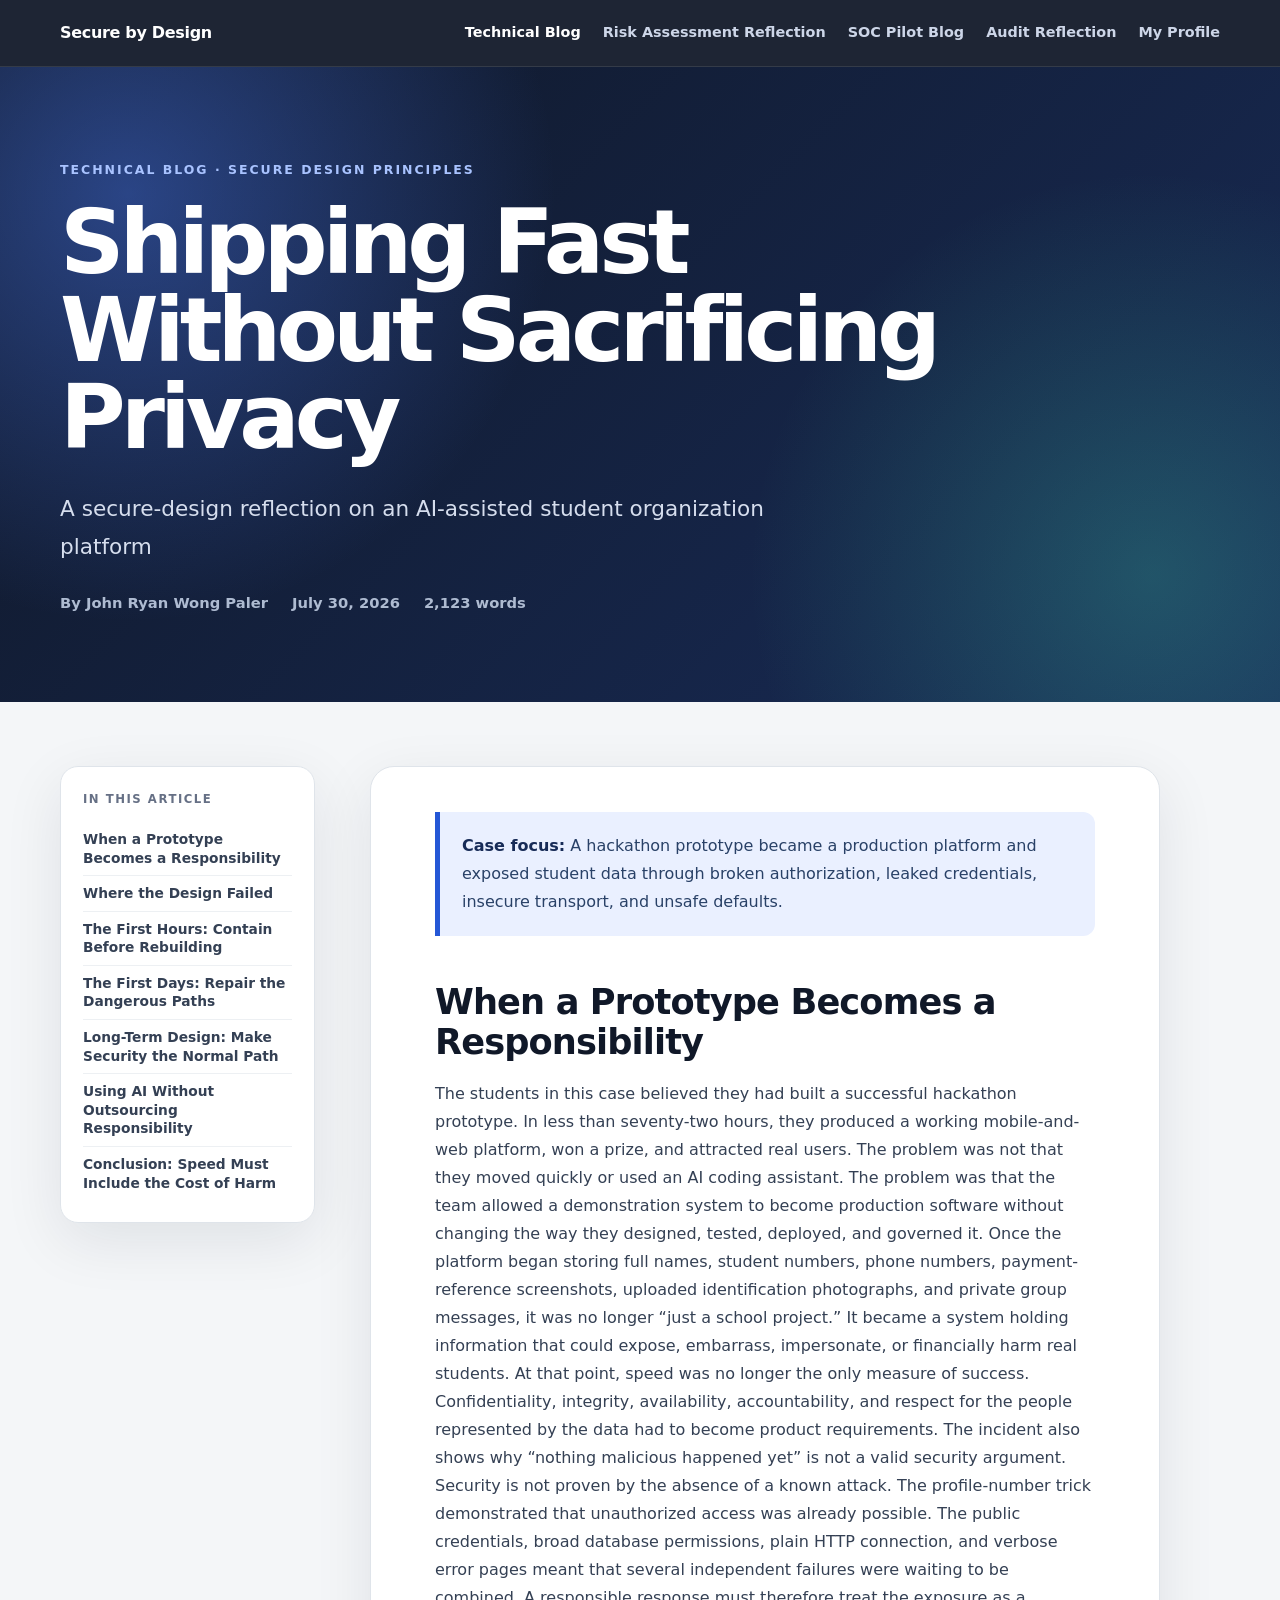
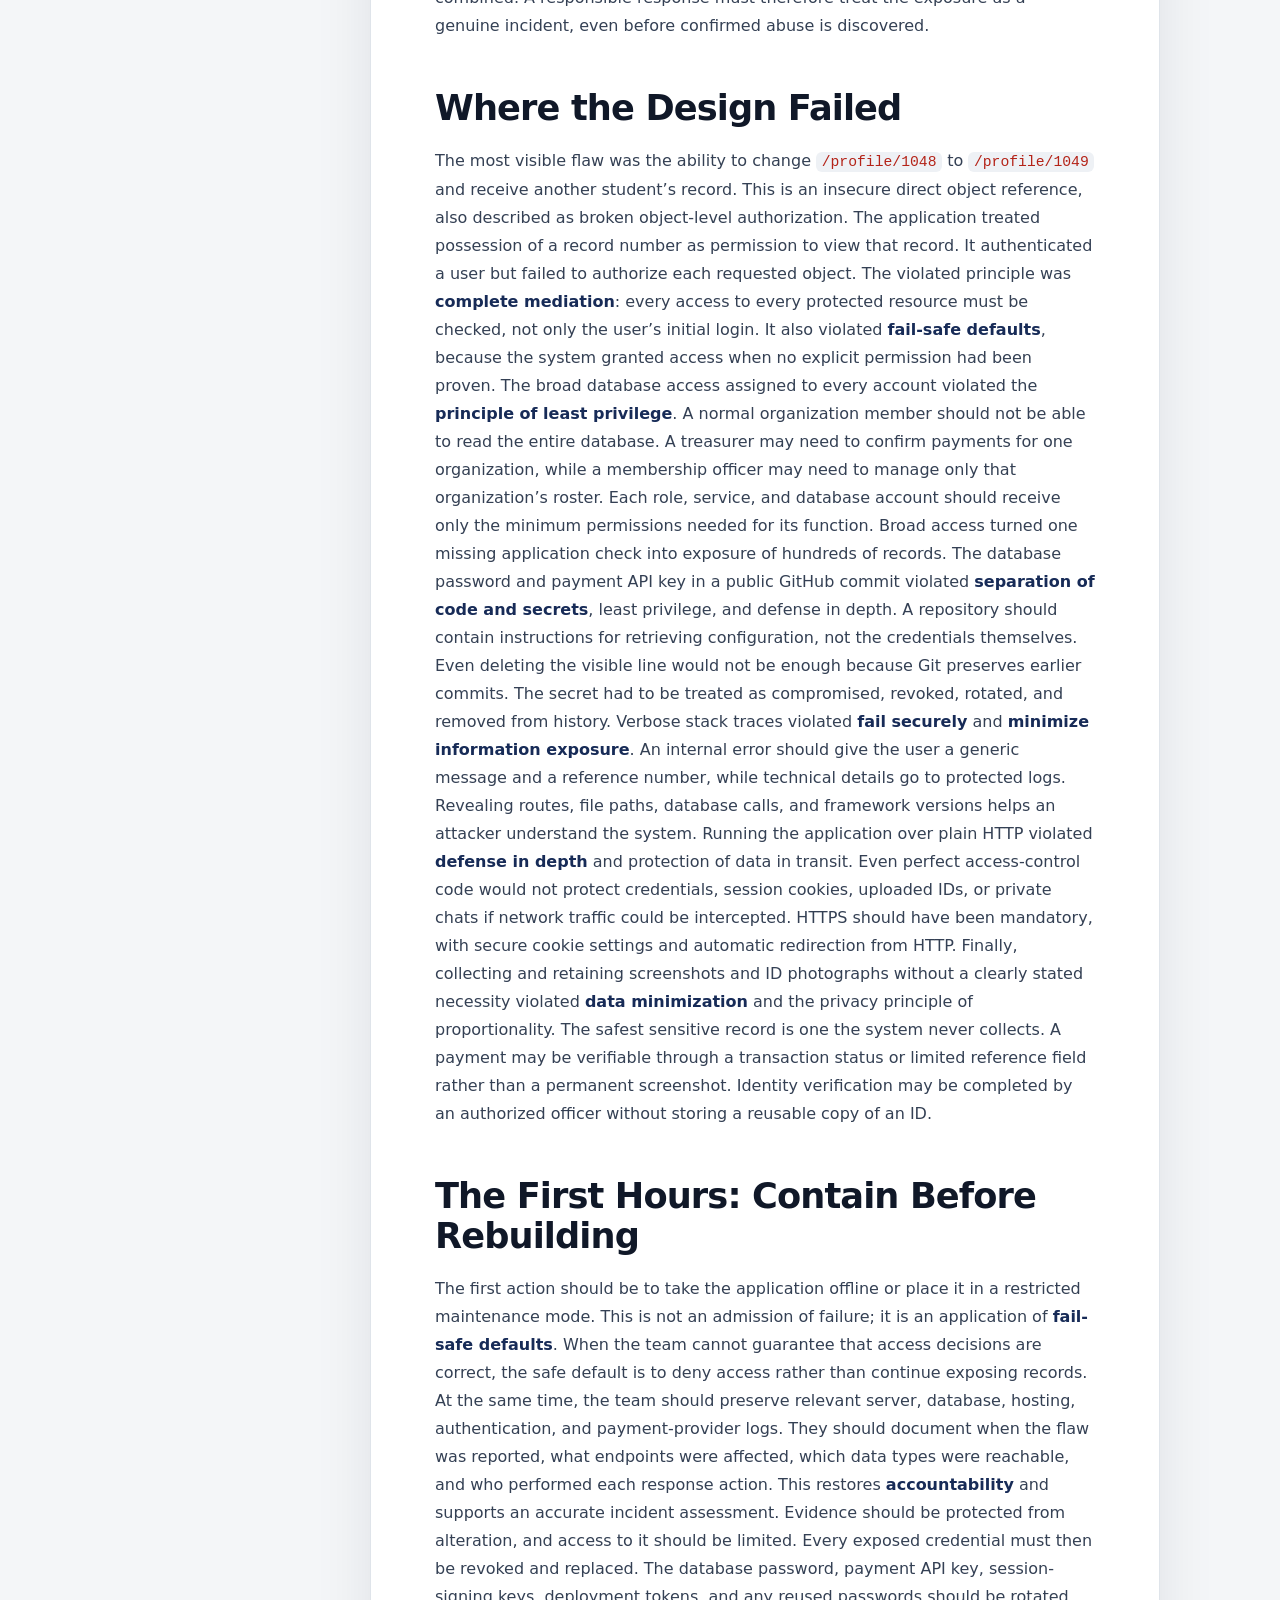
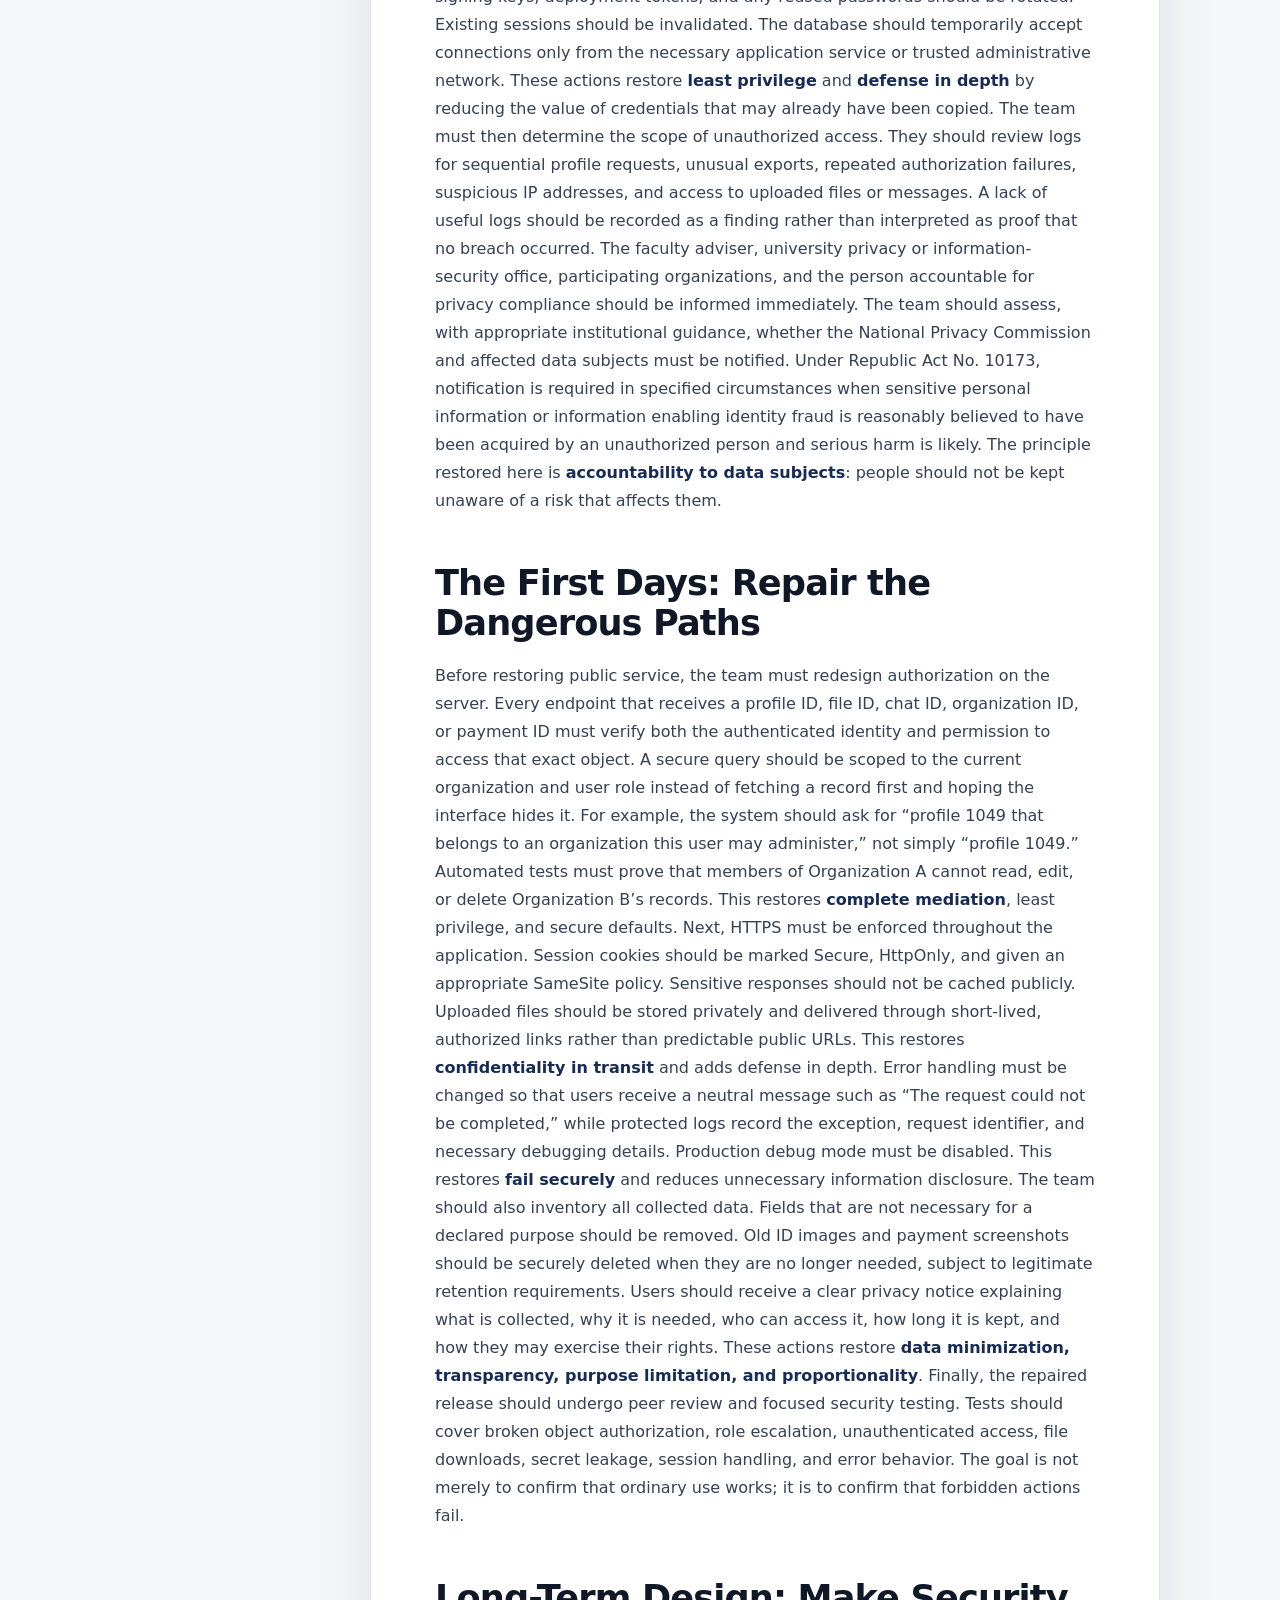
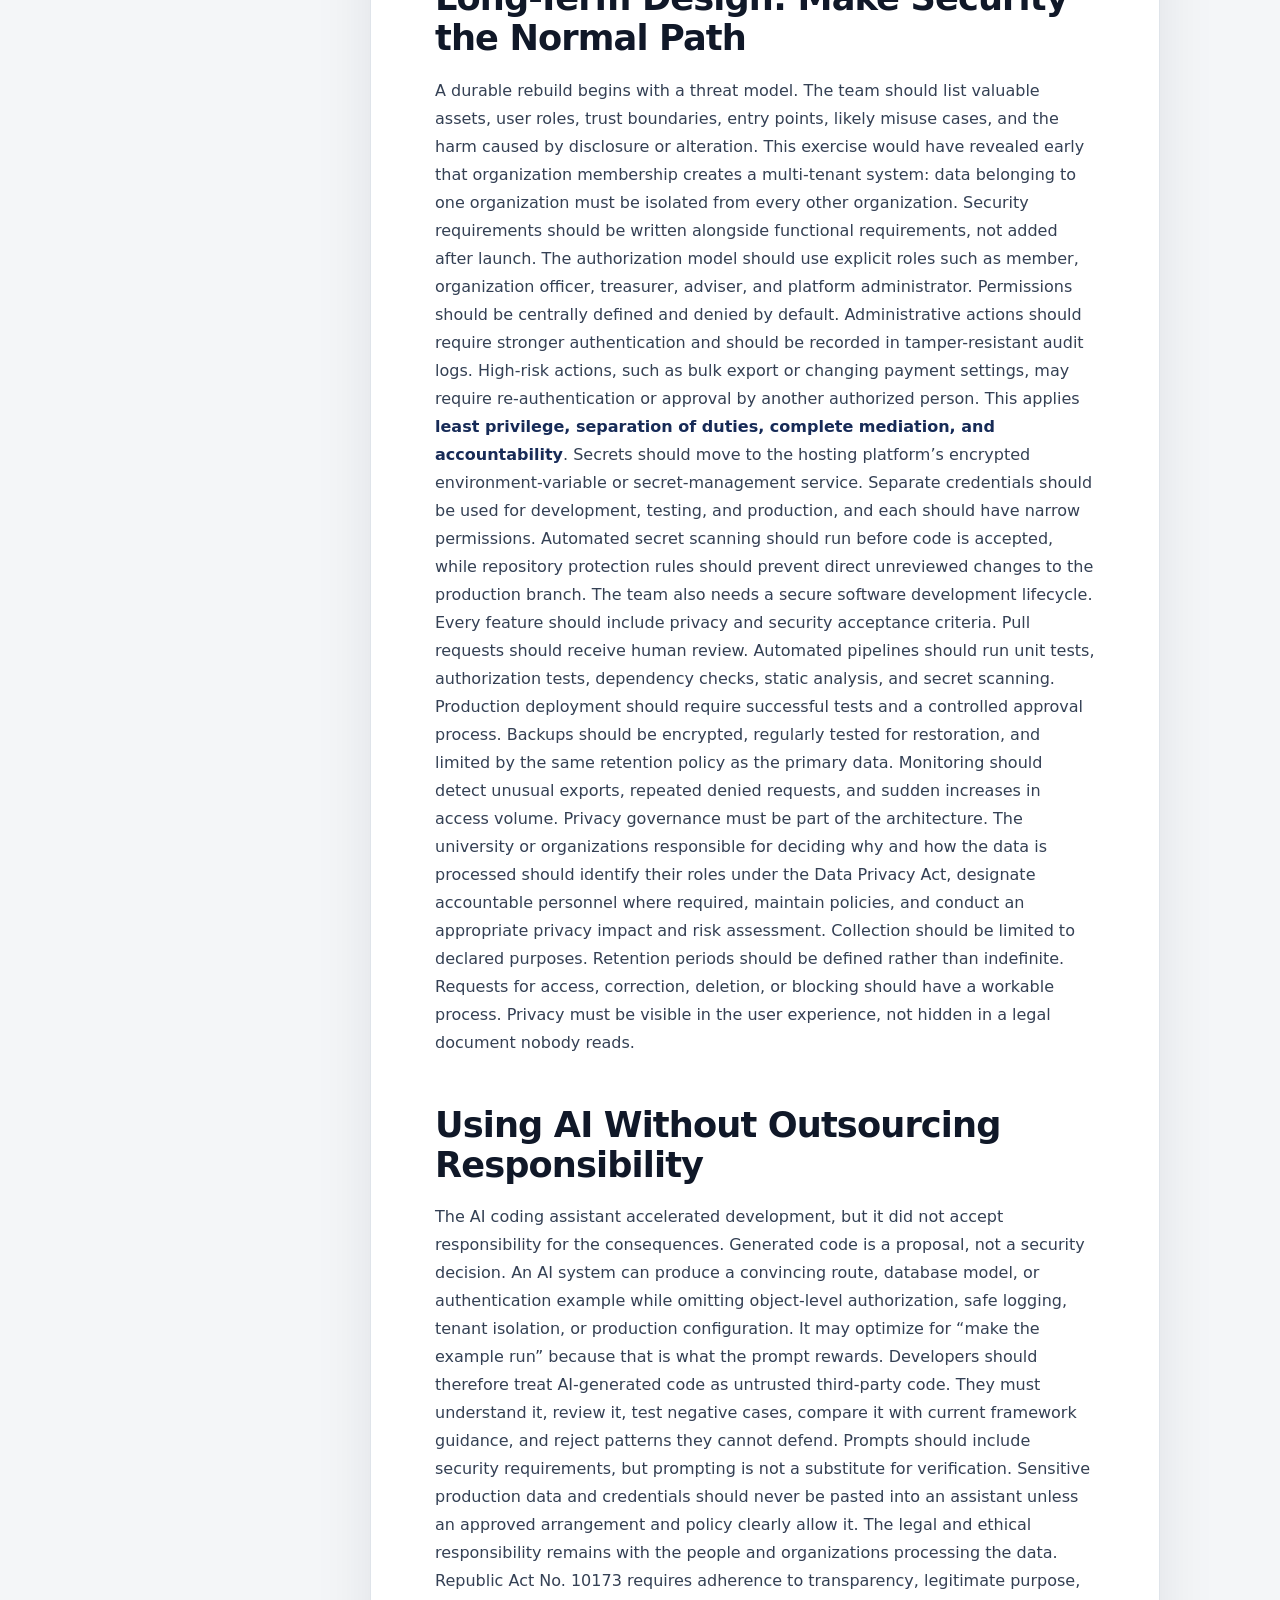
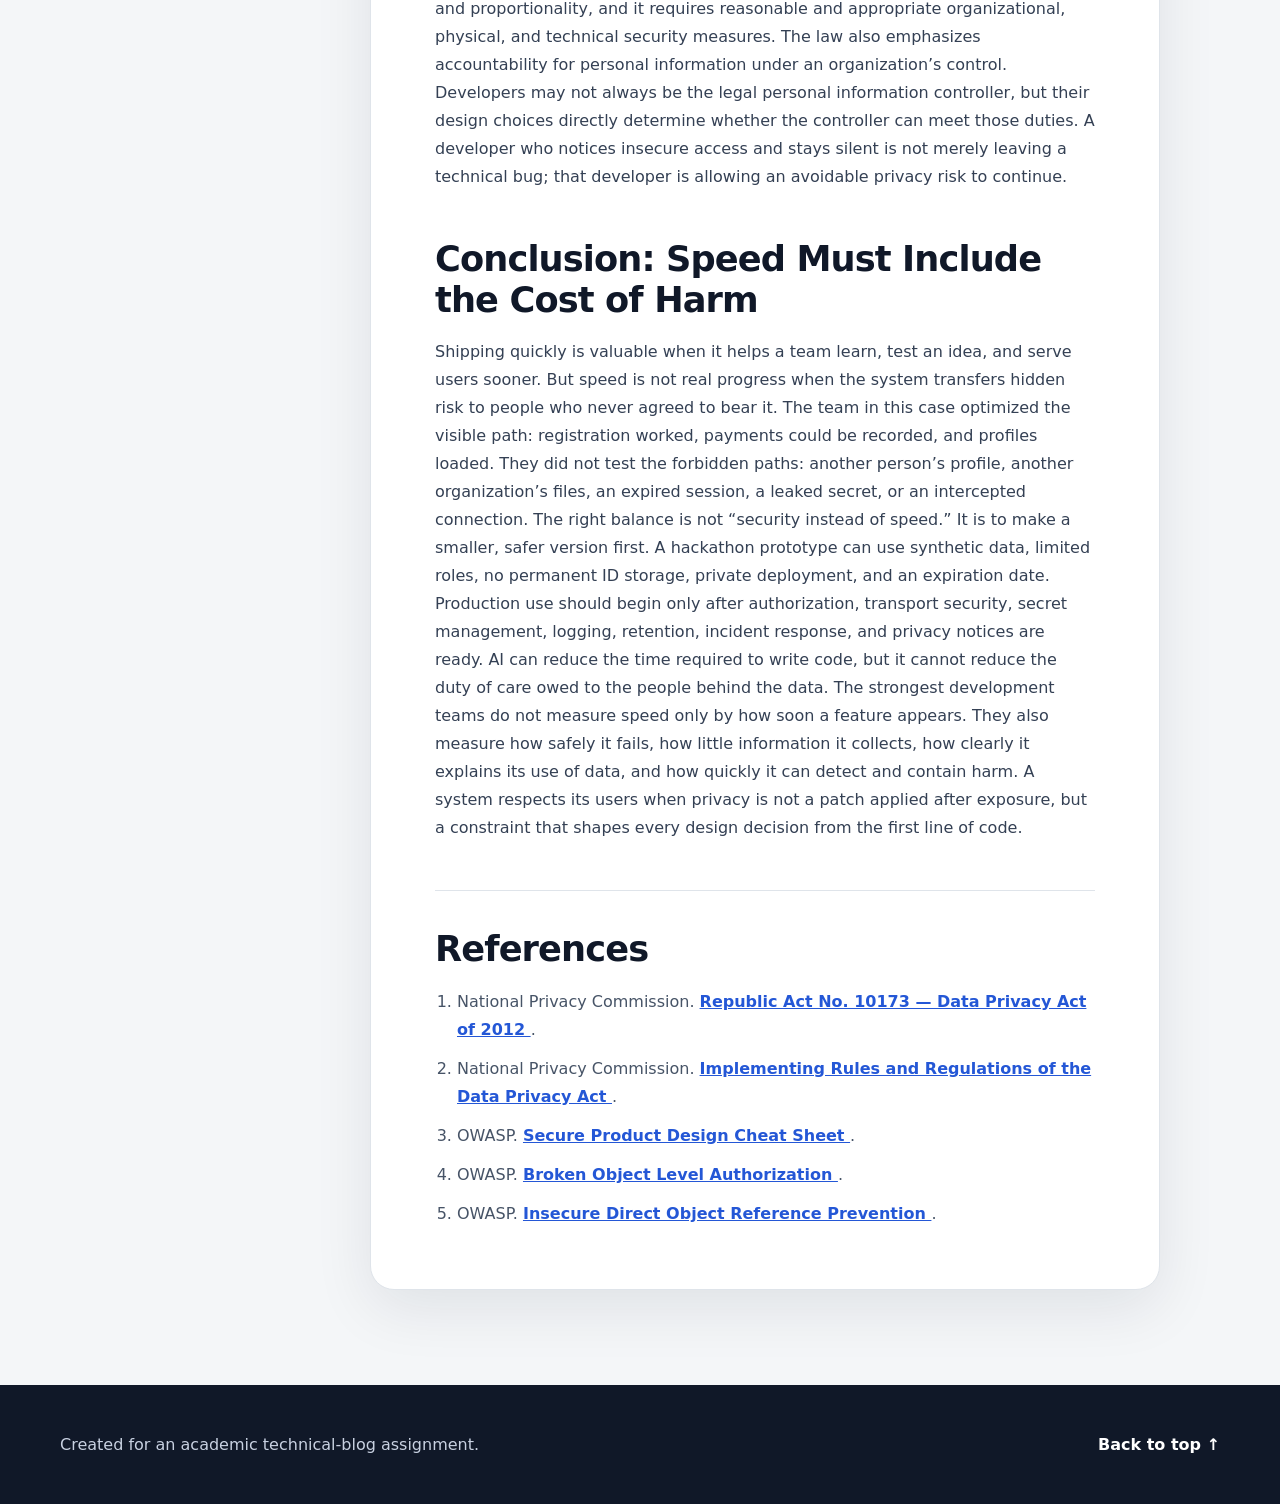
<file: index.html>
<!DOCTYPE html>
<html lang="en">
<head>
  <meta charset="UTF-8">
  <meta name="viewport" content="width=device-width, initial-scale=1.0">
  <meta name="description" content="A technical reflection on rebuilding an insecure student organization platform using secure design principles and the Philippine Data Privacy Act.">
  <title>Shipping Fast Without Sacrificing Privacy</title>
  <link rel="stylesheet" href="style.css">
</head>
<body>
  <header class="topbar">
    <div class="container topbar-inner">
      <a class="brand" href="index.html">Secure by Design</a>

      <nav class="main-nav" aria-label="Main navigation">
        <a class="active" href="index.html">Technical Blog</a>
        <a href="risk-assessment.html">Risk Assessment Reflection</a>
        <a href="soc-pilot.html">SOC Pilot Blog</a>
        <a href="audit-reflection.html">Audit Reflection</a>
        <a href="profile.html">My Profile</a>
      </nav>
    </div>
  </header>

  <main>
    <section class="hero">
      <div class="container hero-inner">
        <p class="kicker">TECHNICAL BLOG · SECURE DESIGN PRINCIPLES</p>
        <h1>Shipping Fast Without Sacrificing Privacy</h1>
        <p class="subtitle">A secure-design reflection on an AI-assisted student organization platform</p>
        <div class="byline">
          <span>By John Ryan Wong Paler</span>
          <span>July 30, 2026</span>
          <span>2,123 words</span>
        </div>
      </div>
    </section>

    <div class="container page-grid">
      <aside class="toc">
        <p class="toc-title">IN THIS ARTICLE</p>
        <a href="#section-1">When a Prototype Becomes a Responsibility</a>
<a href="#section-2">Where the Design Failed</a>
<a href="#section-3">The First Hours: Contain Before Rebuilding</a>
<a href="#section-4">The First Days: Repair the Dangerous Paths</a>
<a href="#section-5">Long-Term Design: Make Security the Normal Path</a>
<a href="#section-6">Using AI Without Outsourcing Responsibility</a>
<a href="#section-7">Conclusion: Speed Must Include the Cost of Harm</a>
      </aside>

      <article class="article">
        <div class="intro-note">
          <strong>Case focus:</strong> A hackathon prototype became a production
          platform and exposed student data through broken authorization, leaked
          credentials, insecure transport, and unsafe defaults.
        </div>

        <section class="article-section" id="section-1">
      <h2>When a Prototype Becomes a Responsibility</h2>
      <p>The students in this case believed they had built a successful hackathon prototype. In less than seventy-two hours, they produced a working mobile-and-web platform, won a prize, and attracted real users. The problem was not that they moved quickly or used an AI coding assistant. The problem was that the team allowed a demonstration system to become production software without changing the way they designed, tested, deployed, and governed it.

Once the platform began storing full names, student numbers, phone numbers, payment-reference screenshots, uploaded identification photographs, and private group messages, it was no longer “just a school project.” It became a system holding information that could expose, embarrass, impersonate, or financially harm real students. At that point, speed was no longer the only measure of success. Confidentiality, integrity, availability, accountability, and respect for the people represented by the data had to become product requirements.

The incident also shows why “nothing malicious happened yet” is not a valid security argument. Security is not proven by the absence of a known attack. The profile-number trick demonstrated that unauthorized access was already possible. The public credentials, broad database permissions, plain HTTP connection, and verbose error pages meant that several independent failures were waiting to be combined. A responsible response must therefore treat the exposure as a genuine incident, even before confirmed abuse is discovered.</p>
    </section>
<section class="article-section" id="section-2">
      <h2>Where the Design Failed</h2>
      <p>The most visible flaw was the ability to change <code>/profile/1048</code> to <code>/profile/1049</code> and receive another student’s record. This is an insecure direct object reference, also described as broken object-level authorization. The application treated possession of a record number as permission to view that record. It authenticated a user but failed to authorize each requested object. The violated principle was <strong>complete mediation</strong>: every access to every protected resource must be checked, not only the user’s initial login. It also violated <strong>fail-safe defaults</strong>, because the system granted access when no explicit permission had been proven.

The broad database access assigned to every account violated the <strong>principle of least privilege</strong>. A normal organization member should not be able to read the entire database. A treasurer may need to confirm payments for one organization, while a membership officer may need to manage only that organization’s roster. Each role, service, and database account should receive only the minimum permissions needed for its function. Broad access turned one missing application check into exposure of hundreds of records.

The database password and payment API key in a public GitHub commit violated <strong>separation of code and secrets</strong>, least privilege, and defense in depth. A repository should contain instructions for retrieving configuration, not the credentials themselves. Even deleting the visible line would not be enough because Git preserves earlier commits. The secret had to be treated as compromised, revoked, rotated, and removed from history.

Verbose stack traces violated <strong>fail securely</strong> and <strong>minimize information exposure</strong>. An internal error should give the user a generic message and a reference number, while technical details go to protected logs. Revealing routes, file paths, database calls, and framework versions helps an attacker understand the system.

Running the application over plain HTTP violated <strong>defense in depth</strong> and protection of data in transit. Even perfect access-control code would not protect credentials, session cookies, uploaded IDs, or private chats if network traffic could be intercepted. HTTPS should have been mandatory, with secure cookie settings and automatic redirection from HTTP.

Finally, collecting and retaining screenshots and ID photographs without a clearly stated necessity violated <strong>data minimization</strong> and the privacy principle of proportionality. The safest sensitive record is one the system never collects. A payment may be verifiable through a transaction status or limited reference field rather than a permanent screenshot. Identity verification may be completed by an authorized officer without storing a reusable copy of an ID.</p>
    </section>
<section class="article-section" id="section-3">
      <h2>The First Hours: Contain Before Rebuilding</h2>
      <p>The first action should be to take the application offline or place it in a restricted maintenance mode. This is not an admission of failure; it is an application of <strong>fail-safe defaults</strong>. When the team cannot guarantee that access decisions are correct, the safe default is to deny access rather than continue exposing records.

At the same time, the team should preserve relevant server, database, hosting, authentication, and payment-provider logs. They should document when the flaw was reported, what endpoints were affected, which data types were reachable, and who performed each response action. This restores <strong>accountability</strong> and supports an accurate incident assessment. Evidence should be protected from alteration, and access to it should be limited.

Every exposed credential must then be revoked and replaced. The database password, payment API key, session-signing keys, deployment tokens, and any reused passwords should be rotated. Existing sessions should be invalidated. The database should temporarily accept connections only from the necessary application service or trusted administrative network. These actions restore <strong>least privilege</strong> and <strong>defense in depth</strong> by reducing the value of credentials that may already have been copied.

The team must then determine the scope of unauthorized access. They should review logs for sequential profile requests, unusual exports, repeated authorization failures, suspicious IP addresses, and access to uploaded files or messages. A lack of useful logs should be recorded as a finding rather than interpreted as proof that no breach occurred.

The faculty adviser, university privacy or information-security office, participating organizations, and the person accountable for privacy compliance should be informed immediately. The team should assess, with appropriate institutional guidance, whether the National Privacy Commission and affected data subjects must be notified. Under Republic Act No. 10173, notification is required in specified circumstances when sensitive personal information or information enabling identity fraud is reasonably believed to have been acquired by an unauthorized person and serious harm is likely. The principle restored here is <strong>accountability to data subjects</strong>: people should not be kept unaware of a risk that affects them.</p>
    </section>
<section class="article-section" id="section-4">
      <h2>The First Days: Repair the Dangerous Paths</h2>
      <p>Before restoring public service, the team must redesign authorization on the server. Every endpoint that receives a profile ID, file ID, chat ID, organization ID, or payment ID must verify both the authenticated identity and permission to access that exact object. A secure query should be scoped to the current organization and user role instead of fetching a record first and hoping the interface hides it. For example, the system should ask for “profile 1049 that belongs to an organization this user may administer,” not simply “profile 1049.” Automated tests must prove that members of Organization A cannot read, edit, or delete Organization B’s records. This restores <strong>complete mediation</strong>, least privilege, and secure defaults.

Next, HTTPS must be enforced throughout the application. Session cookies should be marked Secure, HttpOnly, and given an appropriate SameSite policy. Sensitive responses should not be cached publicly. Uploaded files should be stored privately and delivered through short-lived, authorized links rather than predictable public URLs. This restores <strong>confidentiality in transit</strong> and adds defense in depth.

Error handling must be changed so that users receive a neutral message such as “The request could not be completed,” while protected logs record the exception, request identifier, and necessary debugging details. Production debug mode must be disabled. This restores <strong>fail securely</strong> and reduces unnecessary information disclosure.

The team should also inventory all collected data. Fields that are not necessary for a declared purpose should be removed. Old ID images and payment screenshots should be securely deleted when they are no longer needed, subject to legitimate retention requirements. Users should receive a clear privacy notice explaining what is collected, why it is needed, who can access it, how long it is kept, and how they may exercise their rights. These actions restore <strong>data minimization, transparency, purpose limitation, and proportionality</strong>.

Finally, the repaired release should undergo peer review and focused security testing. Tests should cover broken object authorization, role escalation, unauthenticated access, file downloads, secret leakage, session handling, and error behavior. The goal is not merely to confirm that ordinary use works; it is to confirm that forbidden actions fail.</p>
    </section>
<section class="article-section" id="section-5">
      <h2>Long-Term Design: Make Security the Normal Path</h2>
      <p>A durable rebuild begins with a threat model. The team should list valuable assets, user roles, trust boundaries, entry points, likely misuse cases, and the harm caused by disclosure or alteration. This exercise would have revealed early that organization membership creates a multi-tenant system: data belonging to one organization must be isolated from every other organization. Security requirements should be written alongside functional requirements, not added after launch.

The authorization model should use explicit roles such as member, organization officer, treasurer, adviser, and platform administrator. Permissions should be centrally defined and denied by default. Administrative actions should require stronger authentication and should be recorded in tamper-resistant audit logs. High-risk actions, such as bulk export or changing payment settings, may require re-authentication or approval by another authorized person. This applies <strong>least privilege, separation of duties, complete mediation, and accountability</strong>.

Secrets should move to the hosting platform’s encrypted environment-variable or secret-management service. Separate credentials should be used for development, testing, and production, and each should have narrow permissions. Automated secret scanning should run before code is accepted, while repository protection rules should prevent direct unreviewed changes to the production branch.

The team also needs a secure software development lifecycle. Every feature should include privacy and security acceptance criteria. Pull requests should receive human review. Automated pipelines should run unit tests, authorization tests, dependency checks, static analysis, and secret scanning. Production deployment should require successful tests and a controlled approval process. Backups should be encrypted, regularly tested for restoration, and limited by the same retention policy as the primary data. Monitoring should detect unusual exports, repeated denied requests, and sudden increases in access volume.

Privacy governance must be part of the architecture. The university or organizations responsible for deciding why and how the data is processed should identify their roles under the Data Privacy Act, designate accountable personnel where required, maintain policies, and conduct an appropriate privacy impact and risk assessment. Collection should be limited to declared purposes. Retention periods should be defined rather than indefinite. Requests for access, correction, deletion, or blocking should have a workable process. Privacy must be visible in the user experience, not hidden in a legal document nobody reads.</p>
    </section>
<section class="article-section" id="section-6">
      <h2>Using AI Without Outsourcing Responsibility</h2>
      <p>The AI coding assistant accelerated development, but it did not accept responsibility for the consequences. Generated code is a proposal, not a security decision. An AI system can produce a convincing route, database model, or authentication example while omitting object-level authorization, safe logging, tenant isolation, or production configuration. It may optimize for “make the example run” because that is what the prompt rewards.

Developers should therefore treat AI-generated code as untrusted third-party code. They must understand it, review it, test negative cases, compare it with current framework guidance, and reject patterns they cannot defend. Prompts should include security requirements, but prompting is not a substitute for verification. Sensitive production data and credentials should never be pasted into an assistant unless an approved arrangement and policy clearly allow it.

The legal and ethical responsibility remains with the people and organizations processing the data. Republic Act No. 10173 requires adherence to transparency, legitimate purpose, and proportionality, and it requires reasonable and appropriate organizational, physical, and technical security measures. The law also emphasizes accountability for personal information under an organization’s control. Developers may not always be the legal personal information controller, but their design choices directly determine whether the controller can meet those duties. A developer who notices insecure access and stays silent is not merely leaving a technical bug; that developer is allowing an avoidable privacy risk to continue.</p>
    </section>
<section class="article-section" id="section-7">
      <h2>Conclusion: Speed Must Include the Cost of Harm</h2>
      <p>Shipping quickly is valuable when it helps a team learn, test an idea, and serve users sooner. But speed is not real progress when the system transfers hidden risk to people who never agreed to bear it. The team in this case optimized the visible path: registration worked, payments could be recorded, and profiles loaded. They did not test the forbidden paths: another person’s profile, another organization’s files, an expired session, a leaked secret, or an intercepted connection.

The right balance is not “security instead of speed.” It is to make a smaller, safer version first. A hackathon prototype can use synthetic data, limited roles, no permanent ID storage, private deployment, and an expiration date. Production use should begin only after authorization, transport security, secret management, logging, retention, incident response, and privacy notices are ready.

AI can reduce the time required to write code, but it cannot reduce the duty of care owed to the people behind the data. The strongest development teams do not measure speed only by how soon a feature appears. They also measure how safely it fails, how little information it collects, how clearly it explains its use of data, and how quickly it can detect and contain harm. A system respects its users when privacy is not a patch applied after exposure, but a constraint that shapes every design decision from the first line of code.</p>
    </section>

        <section class="references" id="references">
          <h2>References</h2>
          <ol>
            <li>
              National Privacy Commission. 
              <a href="https://privacy.gov.ph/data-privacy-act/" target="_blank" rel="noopener">
                Republic Act No. 10173 — Data Privacy Act of 2012
              </a>.
            </li>
            <li>
              National Privacy Commission.
              <a href="https://privacy.gov.ph/implementing-rules-regulations-data-privacy-act-2012/" target="_blank" rel="noopener">
                Implementing Rules and Regulations of the Data Privacy Act
              </a>.
            </li>
            <li>
              OWASP.
              <a href="https://cheatsheetseries.owasp.org/cheatsheets/Secure_Product_Design_Cheat_Sheet.html" target="_blank" rel="noopener">
                Secure Product Design Cheat Sheet
              </a>.
            </li>
            <li>
              OWASP.
              <a href="https://owasp.org/API-Security/editions/2023/en/0xa1-broken-object-level-authorization/" target="_blank" rel="noopener">
                Broken Object Level Authorization
              </a>.
            </li>
            <li>
              OWASP.
              <a href="https://cheatsheetseries.owasp.org/cheatsheets/Insecure_Direct_Object_Reference_Prevention_Cheat_Sheet.html" target="_blank" rel="noopener">
                Insecure Direct Object Reference Prevention
              </a>.
            </li>
          </ol>
        </section>
      </article>
    </div>
  </main>

  <footer>
    <div class="container footer-inner">
      <p>Created for an academic technical-blog assignment.</p>
      <a href="#">Back to top ↑</a>
    </div>
  </footer>
</body>
</html>
</file>
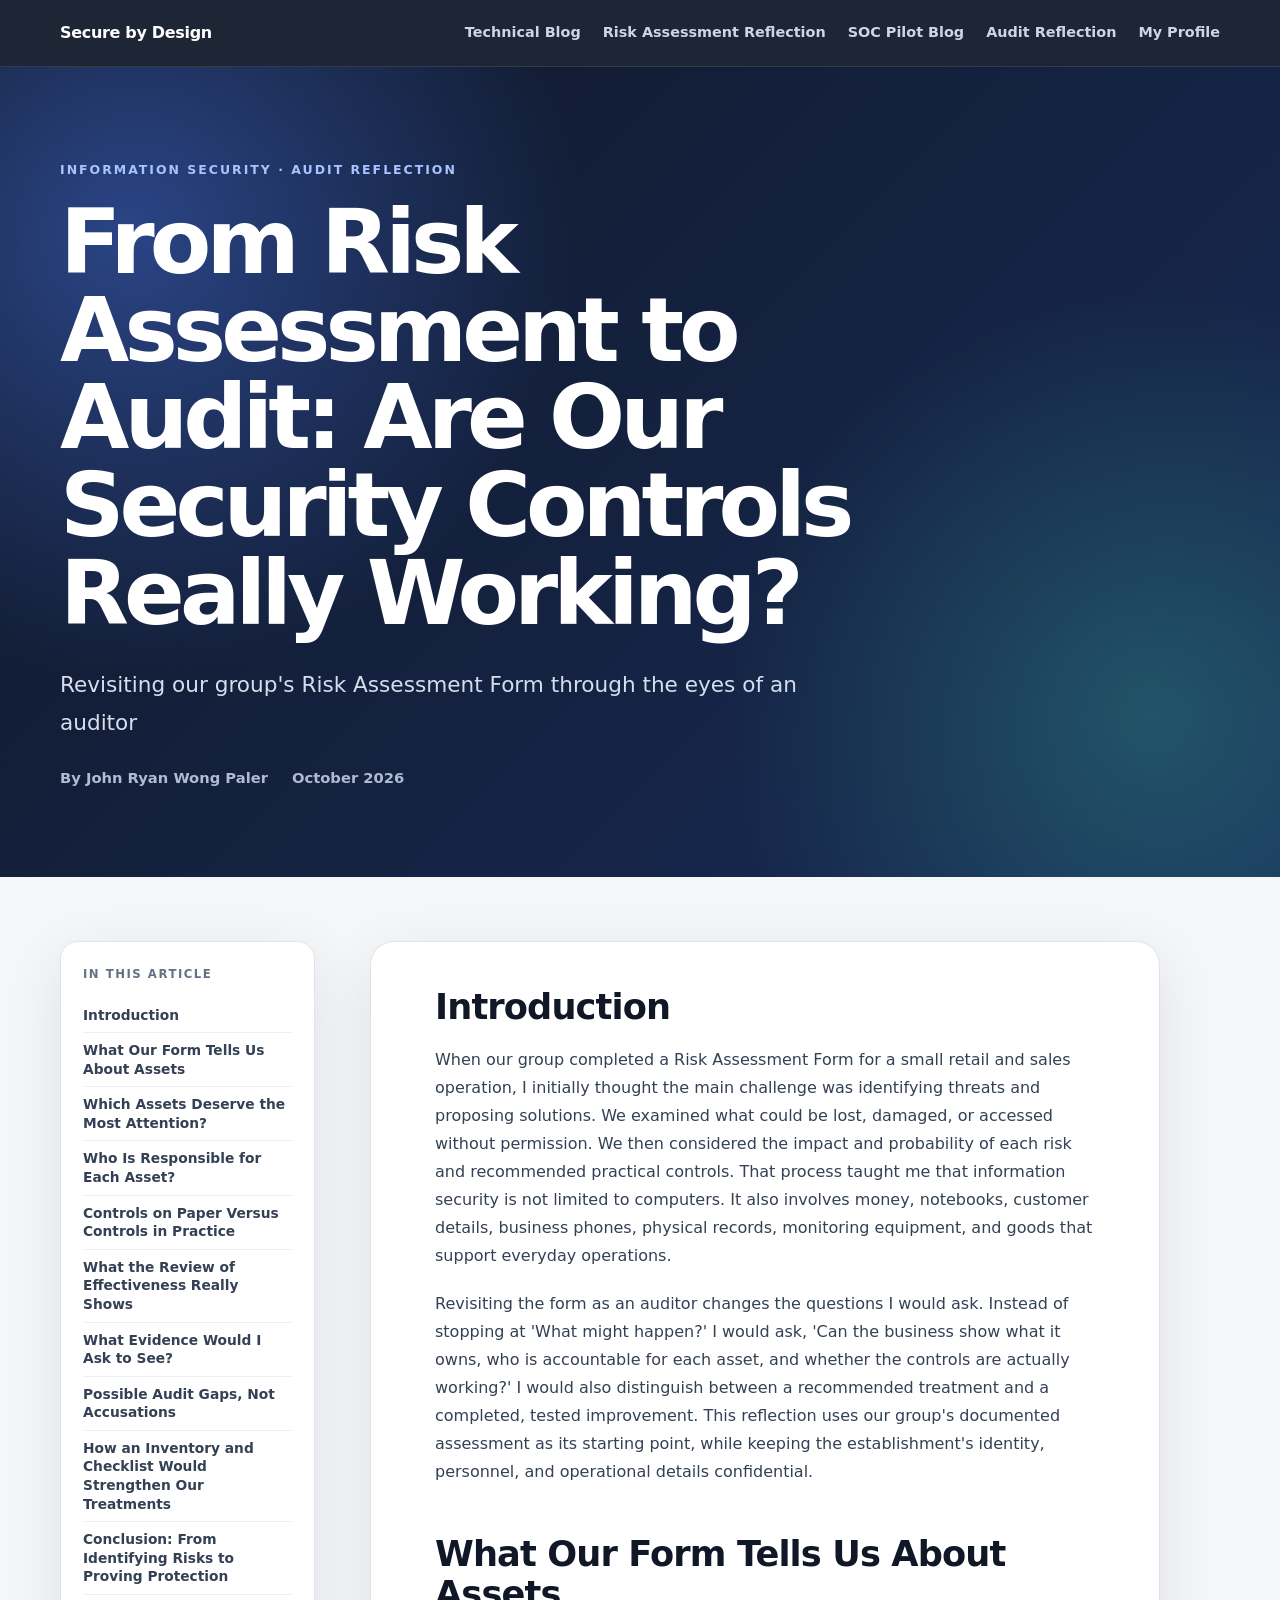
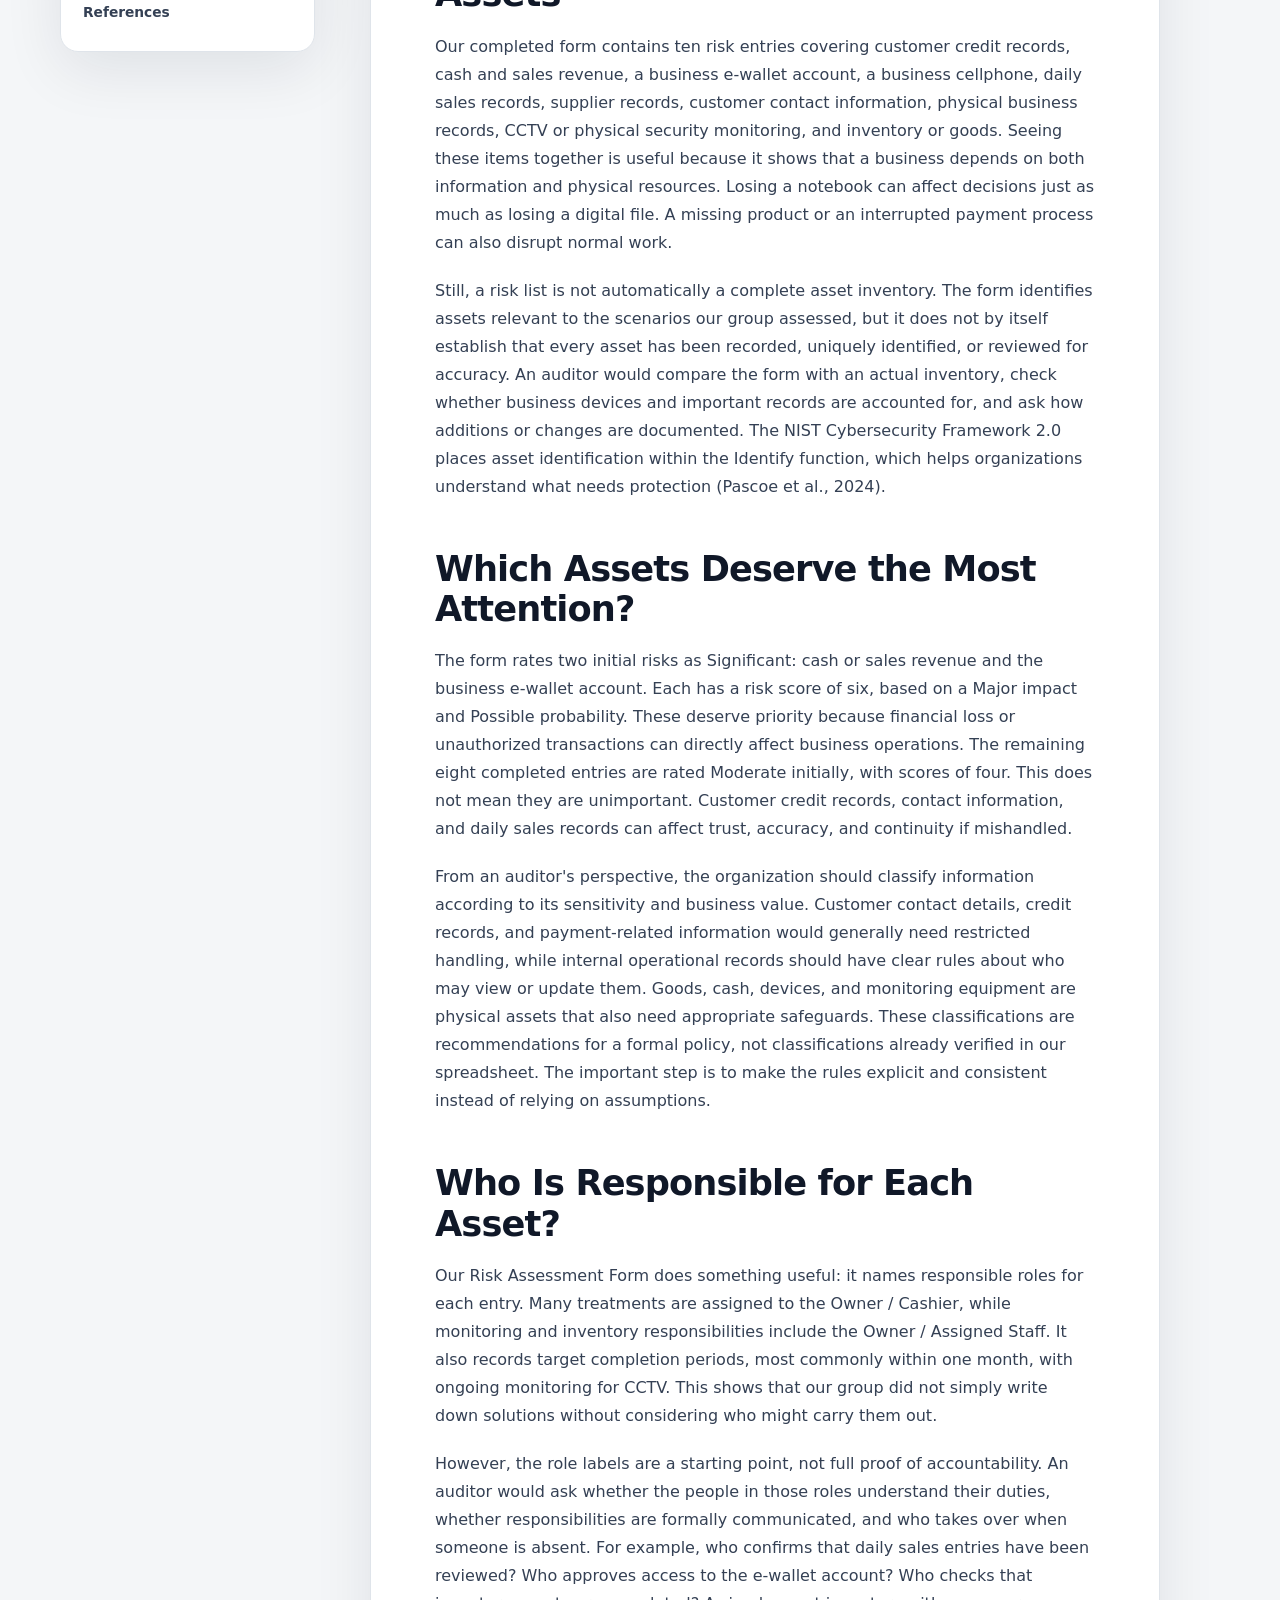
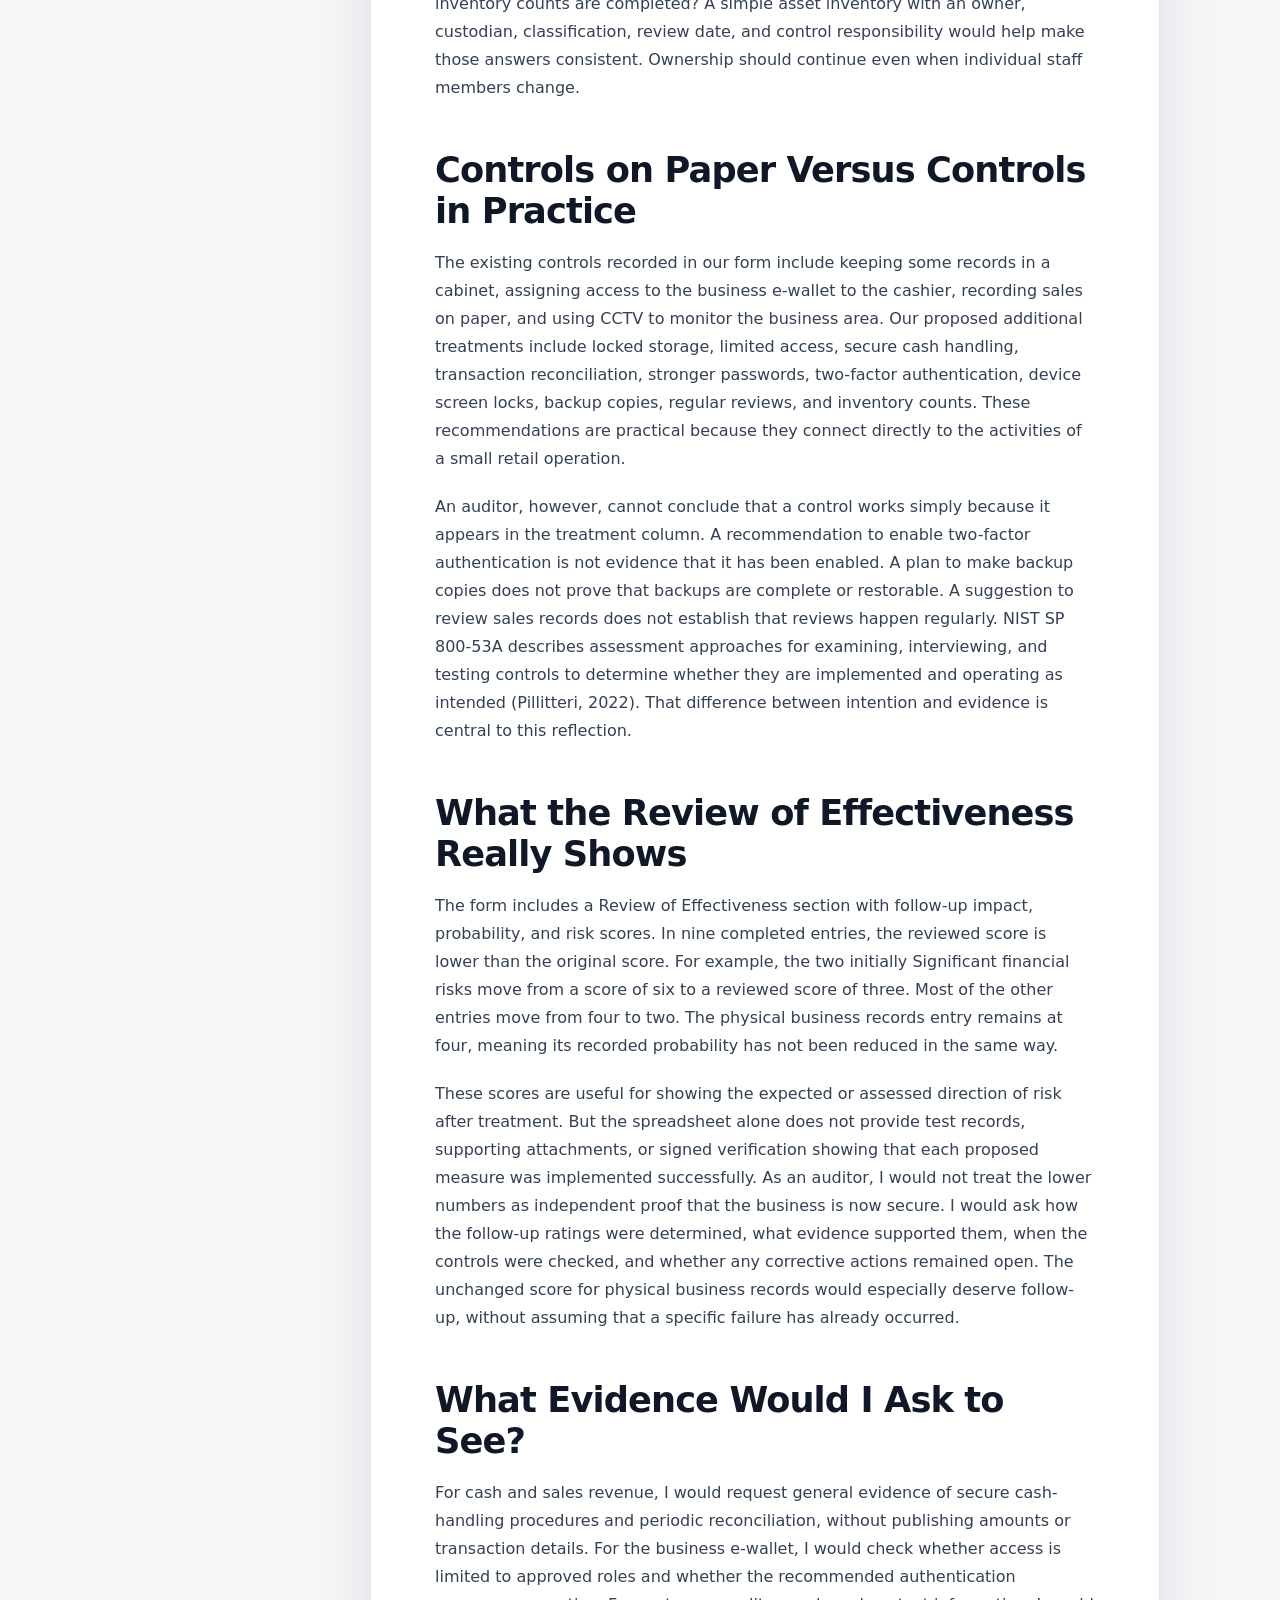
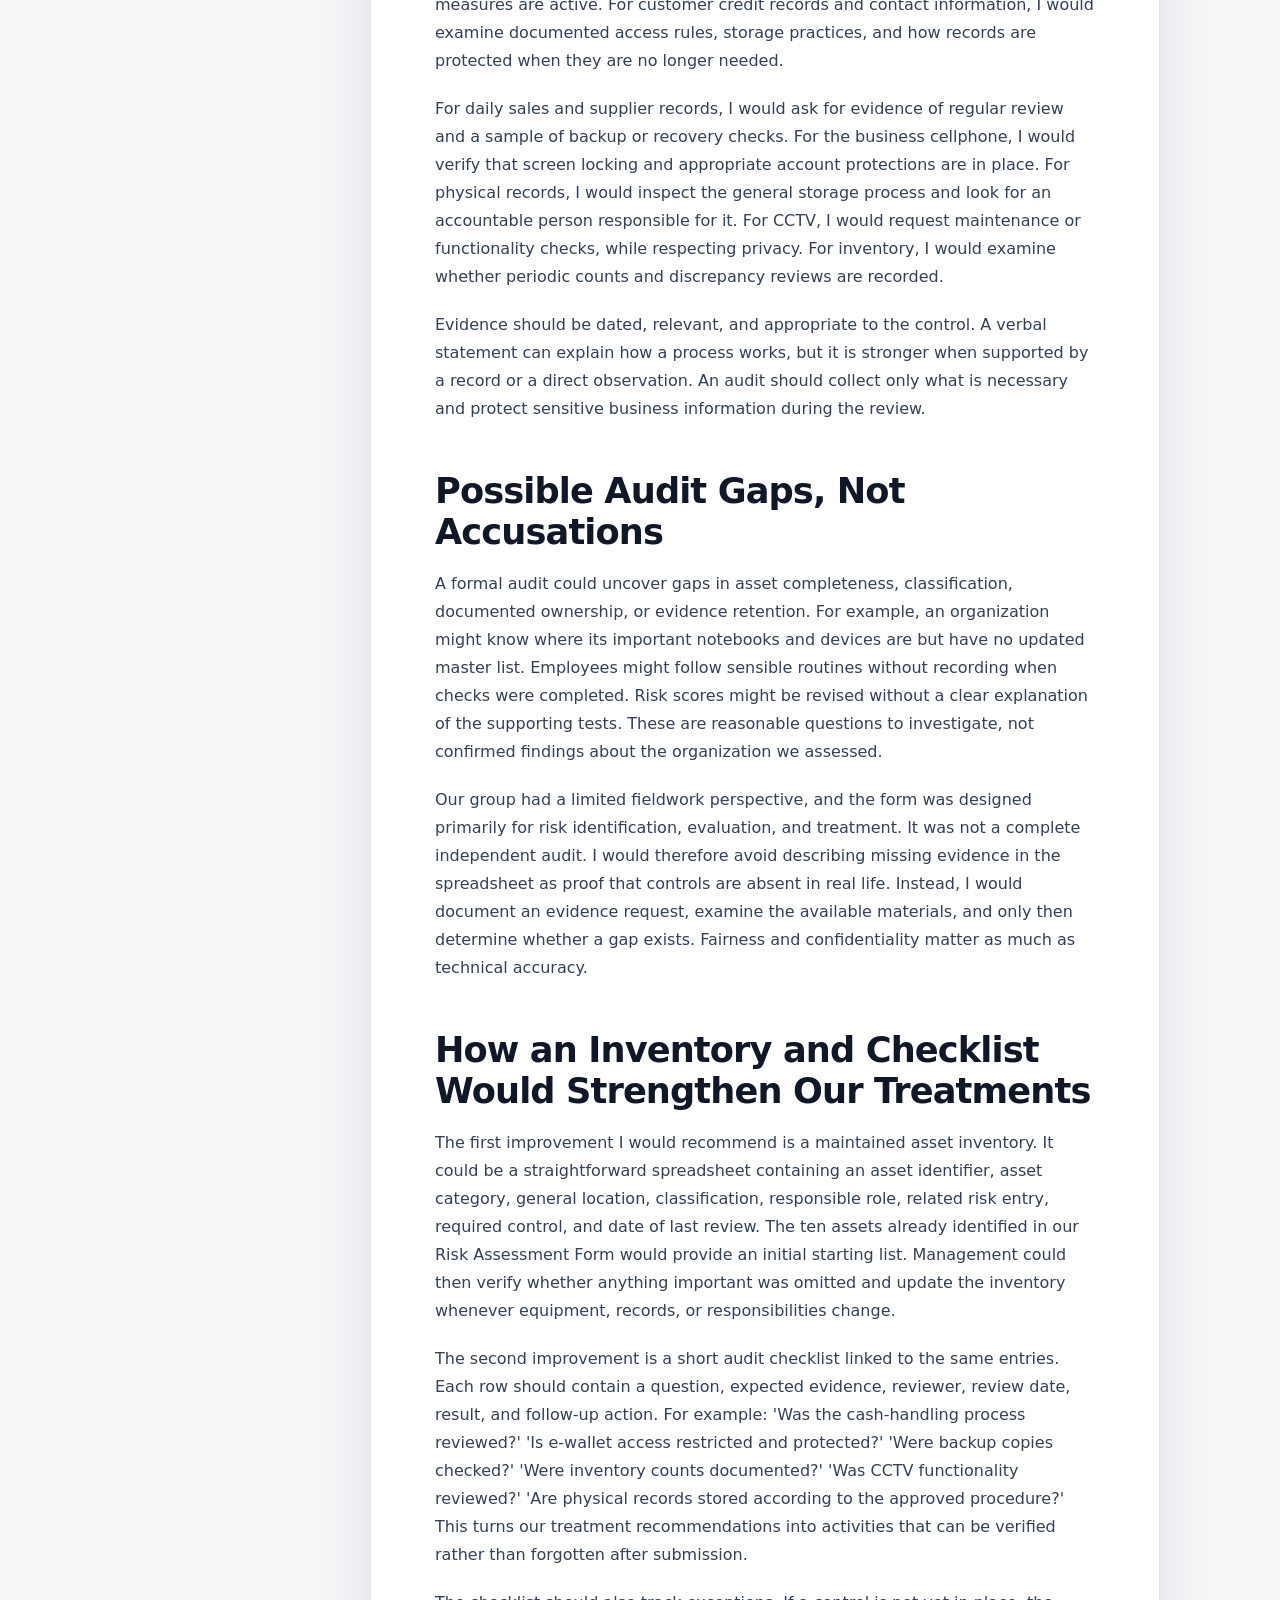
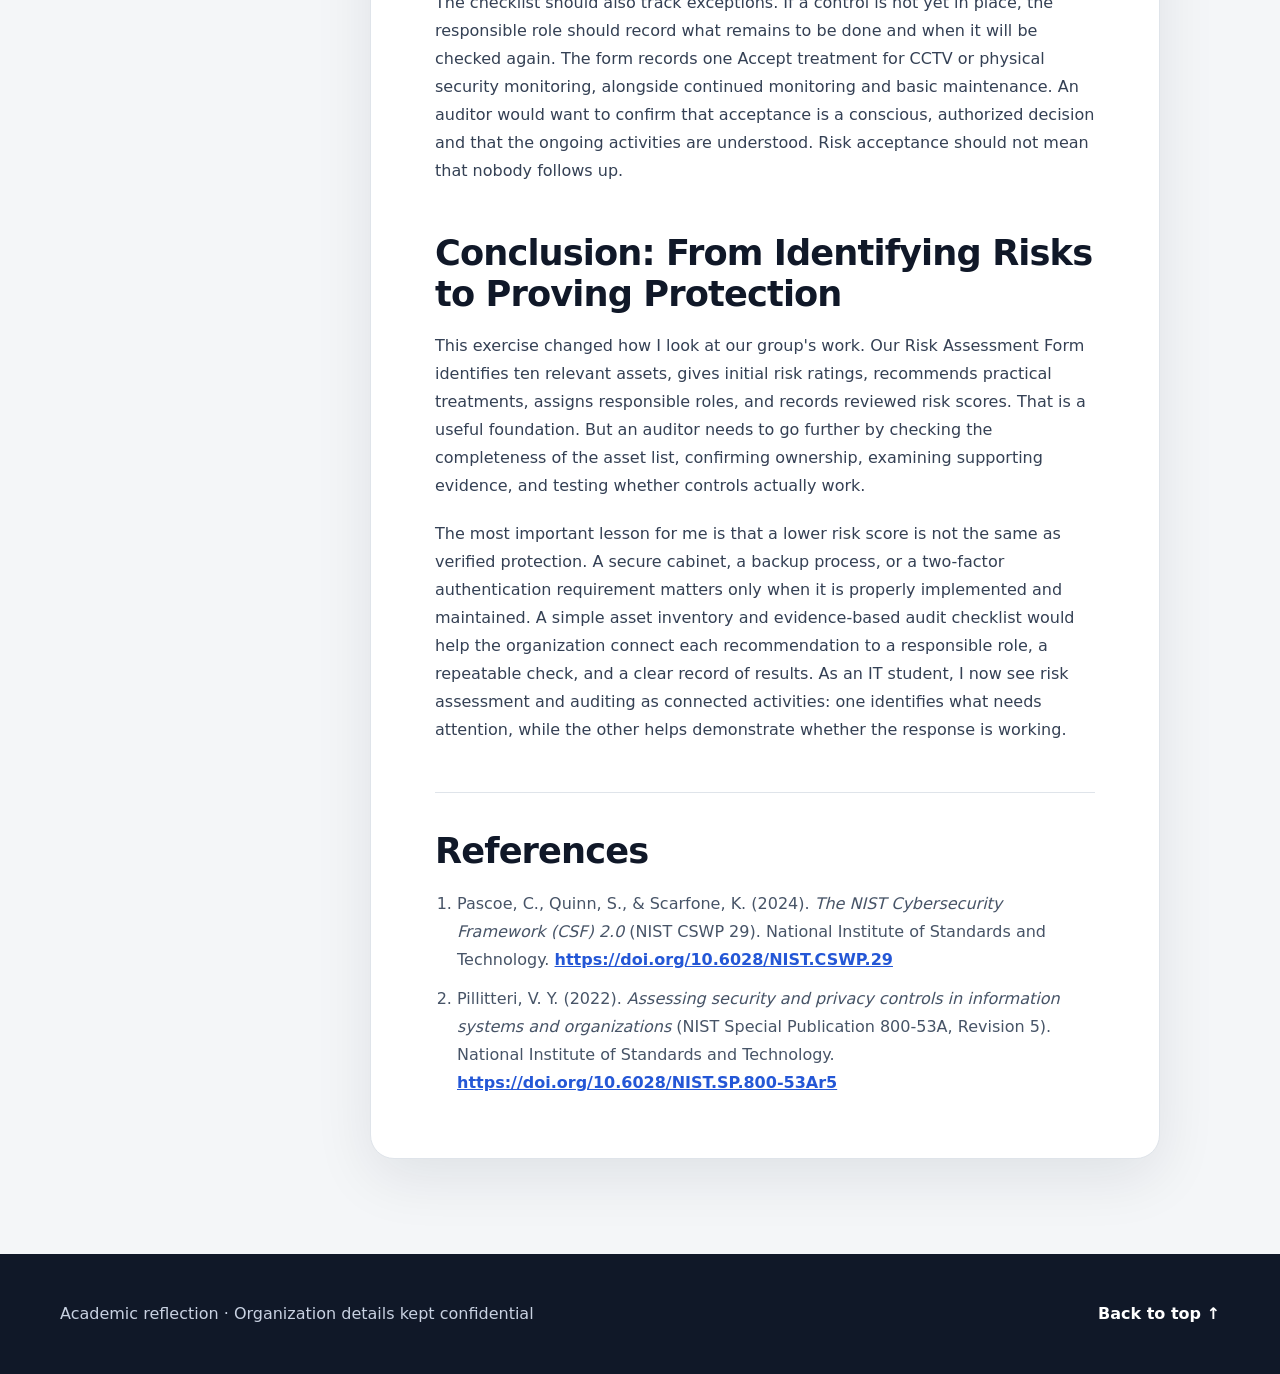
<file: audit-reflection.html>
<!DOCTYPE html>
<html lang="en"><head><meta charset="UTF-8"><meta name="viewport" content="width=device-width, initial-scale=1.0"><meta name="description" content="An auditor's reflection on a student group risk assessment of retail and sales operations."><title>From Risk Assessment to Audit | Secure by Design</title><link rel="stylesheet" href="style.css"></head>
<body><header class="topbar"><div class="container topbar-inner"><a class="brand" href="index.html">Secure by Design</a><nav class="main-nav" aria-label="Main navigation">
        <a href="index.html">Technical Blog</a>
        <a href="risk-assessment.html">Risk Assessment Reflection</a>
        <a href="soc-pilot.html">SOC Pilot Blog</a>
        <a href="audit-reflection.html">Audit Reflection</a>
        <a href="profile.html">My Profile</a>
      </nav></div></header>
<main><section class="hero"><div class="container hero-inner"><p class="kicker">INFORMATION SECURITY · AUDIT REFLECTION</p><h1>From Risk Assessment to Audit: Are Our Security Controls Really Working?</h1><p class="subtitle">Revisiting our group's Risk Assessment Form through the eyes of an auditor</p><div class="byline"><span>By John Ryan Wong Paler</span><span>October 2026</span></div></div></section>
<div class="container page-grid"><aside class="toc"><p class="toc-title">IN THIS ARTICLE</p><a href="#introduction">Introduction</a><a href="#assets">What Our Form Tells Us About Assets</a><a href="#priorities">Which Assets Deserve the Most Attention?</a><a href="#ownership">Who Is Responsible for Each Asset?</a><a href="#controls">Controls on Paper Versus Controls in Practice</a><a href="#scores">What the Review of Effectiveness Really Shows</a><a href="#evidence">What Evidence Would I Ask to See?</a><a href="#gaps">Possible Audit Gaps, Not Accusations</a><a href="#improvements">How an Inventory and Checklist Would Strengthen Our Treatments</a><a href="#conclusion">Conclusion: From Identifying Risks to Proving Protection</a><a href="#references">References</a></aside>
<article class="article"><section class="article-section" id="introduction"><h2>Introduction</h2><p>When our group completed a Risk Assessment Form for a small retail and sales operation, I initially thought the main challenge was identifying threats and proposing solutions. We examined what could be lost, damaged, or accessed without permission. We then considered the impact and probability of each risk and recommended practical controls. That process taught me that information security is not limited to computers. It also involves money, notebooks, customer details, business phones, physical records, monitoring equipment, and goods that support everyday operations.</p><p>Revisiting the form as an auditor changes the questions I would ask. Instead of stopping at &#x27;What might happen?&#x27; I would ask, &#x27;Can the business show what it owns, who is accountable for each asset, and whether the controls are actually working?&#x27; I would also distinguish between a recommended treatment and a completed, tested improvement. This reflection uses our group&#x27;s documented assessment as its starting point, while keeping the establishment&#x27;s identity, personnel, and operational details confidential.</p></section>
<section class="article-section" id="assets"><h2>What Our Form Tells Us About Assets</h2><p>Our completed form contains ten risk entries covering customer credit records, cash and sales revenue, a business e-wallet account, a business cellphone, daily sales records, supplier records, customer contact information, physical business records, CCTV or physical security monitoring, and inventory or goods. Seeing these items together is useful because it shows that a business depends on both information and physical resources. Losing a notebook can affect decisions just as much as losing a digital file. A missing product or an interrupted payment process can also disrupt normal work.</p><p>Still, a risk list is not automatically a complete asset inventory. The form identifies assets relevant to the scenarios our group assessed, but it does not by itself establish that every asset has been recorded, uniquely identified, or reviewed for accuracy. An auditor would compare the form with an actual inventory, check whether business devices and important records are accounted for, and ask how additions or changes are documented. The NIST Cybersecurity Framework 2.0 places asset identification within the Identify function, which helps organizations understand what needs protection (Pascoe et al., 2024).</p></section>
<section class="article-section" id="priorities"><h2>Which Assets Deserve the Most Attention?</h2><p>The form rates two initial risks as Significant: cash or sales revenue and the business e-wallet account. Each has a risk score of six, based on a Major impact and Possible probability. These deserve priority because financial loss or unauthorized transactions can directly affect business operations. The remaining eight completed entries are rated Moderate initially, with scores of four. This does not mean they are unimportant. Customer credit records, contact information, and daily sales records can affect trust, accuracy, and continuity if mishandled.</p><p>From an auditor&#x27;s perspective, the organization should classify information according to its sensitivity and business value. Customer contact details, credit records, and payment-related information would generally need restricted handling, while internal operational records should have clear rules about who may view or update them. Goods, cash, devices, and monitoring equipment are physical assets that also need appropriate safeguards. These classifications are recommendations for a formal policy, not classifications already verified in our spreadsheet. The important step is to make the rules explicit and consistent instead of relying on assumptions.</p></section>
<section class="article-section" id="ownership"><h2>Who Is Responsible for Each Asset?</h2><p>Our Risk Assessment Form does something useful: it names responsible roles for each entry. Many treatments are assigned to the Owner / Cashier, while monitoring and inventory responsibilities include the Owner / Assigned Staff. It also records target completion periods, most commonly within one month, with ongoing monitoring for CCTV. This shows that our group did not simply write down solutions without considering who might carry them out.</p><p>However, the role labels are a starting point, not full proof of accountability. An auditor would ask whether the people in those roles understand their duties, whether responsibilities are formally communicated, and who takes over when someone is absent. For example, who confirms that daily sales entries have been reviewed? Who approves access to the e-wallet account? Who checks that inventory counts are completed? A simple asset inventory with an owner, custodian, classification, review date, and control responsibility would help make those answers consistent. Ownership should continue even when individual staff members change.</p></section>
<section class="article-section" id="controls"><h2>Controls on Paper Versus Controls in Practice</h2><p>The existing controls recorded in our form include keeping some records in a cabinet, assigning access to the business e-wallet to the cashier, recording sales on paper, and using CCTV to monitor the business area. Our proposed additional treatments include locked storage, limited access, secure cash handling, transaction reconciliation, stronger passwords, two-factor authentication, device screen locks, backup copies, regular reviews, and inventory counts. These recommendations are practical because they connect directly to the activities of a small retail operation.</p><p>An auditor, however, cannot conclude that a control works simply because it appears in the treatment column. A recommendation to enable two-factor authentication is not evidence that it has been enabled. A plan to make backup copies does not prove that backups are complete or restorable. A suggestion to review sales records does not establish that reviews happen regularly. NIST SP 800-53A describes assessment approaches for examining, interviewing, and testing controls to determine whether they are implemented and operating as intended (Pillitteri, 2022). That difference between intention and evidence is central to this reflection.</p></section>
<section class="article-section" id="scores"><h2>What the Review of Effectiveness Really Shows</h2><p>The form includes a Review of Effectiveness section with follow-up impact, probability, and risk scores. In nine completed entries, the reviewed score is lower than the original score. For example, the two initially Significant financial risks move from a score of six to a reviewed score of three. Most of the other entries move from four to two. The physical business records entry remains at four, meaning its recorded probability has not been reduced in the same way.</p><p>These scores are useful for showing the expected or assessed direction of risk after treatment. But the spreadsheet alone does not provide test records, supporting attachments, or signed verification showing that each proposed measure was implemented successfully. As an auditor, I would not treat the lower numbers as independent proof that the business is now secure. I would ask how the follow-up ratings were determined, what evidence supported them, when the controls were checked, and whether any corrective actions remained open. The unchanged score for physical business records would especially deserve follow-up, without assuming that a specific failure has already occurred.</p></section>
<section class="article-section" id="evidence"><h2>What Evidence Would I Ask to See?</h2><p>For cash and sales revenue, I would request general evidence of secure cash-handling procedures and periodic reconciliation, without publishing amounts or transaction details. For the business e-wallet, I would check whether access is limited to approved roles and whether the recommended authentication measures are active. For customer credit records and contact information, I would examine documented access rules, storage practices, and how records are protected when they are no longer needed.</p><p>For daily sales and supplier records, I would ask for evidence of regular review and a sample of backup or recovery checks. For the business cellphone, I would verify that screen locking and appropriate account protections are in place. For physical records, I would inspect the general storage process and look for an accountable person responsible for it. For CCTV, I would request maintenance or functionality checks, while respecting privacy. For inventory, I would examine whether periodic counts and discrepancy reviews are recorded.</p><p>Evidence should be dated, relevant, and appropriate to the control. A verbal statement can explain how a process works, but it is stronger when supported by a record or a direct observation. An audit should collect only what is necessary and protect sensitive business information during the review.</p></section>
<section class="article-section" id="gaps"><h2>Possible Audit Gaps, Not Accusations</h2><p>A formal audit could uncover gaps in asset completeness, classification, documented ownership, or evidence retention. For example, an organization might know where its important notebooks and devices are but have no updated master list. Employees might follow sensible routines without recording when checks were completed. Risk scores might be revised without a clear explanation of the supporting tests. These are reasonable questions to investigate, not confirmed findings about the organization we assessed.</p><p>Our group had a limited fieldwork perspective, and the form was designed primarily for risk identification, evaluation, and treatment. It was not a complete independent audit. I would therefore avoid describing missing evidence in the spreadsheet as proof that controls are absent in real life. Instead, I would document an evidence request, examine the available materials, and only then determine whether a gap exists. Fairness and confidentiality matter as much as technical accuracy.</p></section>
<section class="article-section" id="improvements"><h2>How an Inventory and Checklist Would Strengthen Our Treatments</h2><p>The first improvement I would recommend is a maintained asset inventory. It could be a straightforward spreadsheet containing an asset identifier, asset category, general location, classification, responsible role, related risk entry, required control, and date of last review. The ten assets already identified in our Risk Assessment Form would provide an initial starting list. Management could then verify whether anything important was omitted and update the inventory whenever equipment, records, or responsibilities change.</p><p>The second improvement is a short audit checklist linked to the same entries. Each row should contain a question, expected evidence, reviewer, review date, result, and follow-up action. For example: &#x27;Was the cash-handling process reviewed?&#x27; &#x27;Is e-wallet access restricted and protected?&#x27; &#x27;Were backup copies checked?&#x27; &#x27;Were inventory counts documented?&#x27; &#x27;Was CCTV functionality reviewed?&#x27; &#x27;Are physical records stored according to the approved procedure?&#x27; This turns our treatment recommendations into activities that can be verified rather than forgotten after submission.</p><p>The checklist should also track exceptions. If a control is not yet in place, the responsible role should record what remains to be done and when it will be checked again. The form records one Accept treatment for CCTV or physical security monitoring, alongside continued monitoring and basic maintenance. An auditor would want to confirm that acceptance is a conscious, authorized decision and that the ongoing activities are understood. Risk acceptance should not mean that nobody follows up.</p></section>
<section class="article-section" id="conclusion"><h2>Conclusion: From Identifying Risks to Proving Protection</h2><p>This exercise changed how I look at our group&#x27;s work. Our Risk Assessment Form identifies ten relevant assets, gives initial risk ratings, recommends practical treatments, assigns responsible roles, and records reviewed risk scores. That is a useful foundation. But an auditor needs to go further by checking the completeness of the asset list, confirming ownership, examining supporting evidence, and testing whether controls actually work.</p><p>The most important lesson for me is that a lower risk score is not the same as verified protection. A secure cabinet, a backup process, or a two-factor authentication requirement matters only when it is properly implemented and maintained. A simple asset inventory and evidence-based audit checklist would help the organization connect each recommendation to a responsible role, a repeatable check, and a clear record of results. As an IT student, I now see risk assessment and auditing as connected activities: one identifies what needs attention, while the other helps demonstrate whether the response is working.</p></section><section class="references" id="references"><h2>References</h2><ol><li>Pascoe, C., Quinn, S., &amp; Scarfone, K. (2024). <em>The NIST Cybersecurity Framework (CSF) 2.0</em> (NIST CSWP 29). National Institute of Standards and Technology. <a href='https://doi.org/10.6028/NIST.CSWP.29'>https://doi.org/10.6028/NIST.CSWP.29</a></li><li>Pillitteri, V. Y. (2022). <em>Assessing security and privacy controls in information systems and organizations</em> (NIST Special Publication 800-53A, Revision 5). National Institute of Standards and Technology. <a href='https://doi.org/10.6028/NIST.SP.800-53Ar5'>https://doi.org/10.6028/NIST.SP.800-53Ar5</a></li></ol></section></article></div></main><footer><div class="container footer-inner"><p>Academic reflection · Organization details kept confidential</p><a href="#">Back to top ↑</a></div></footer></body></html>
</file>
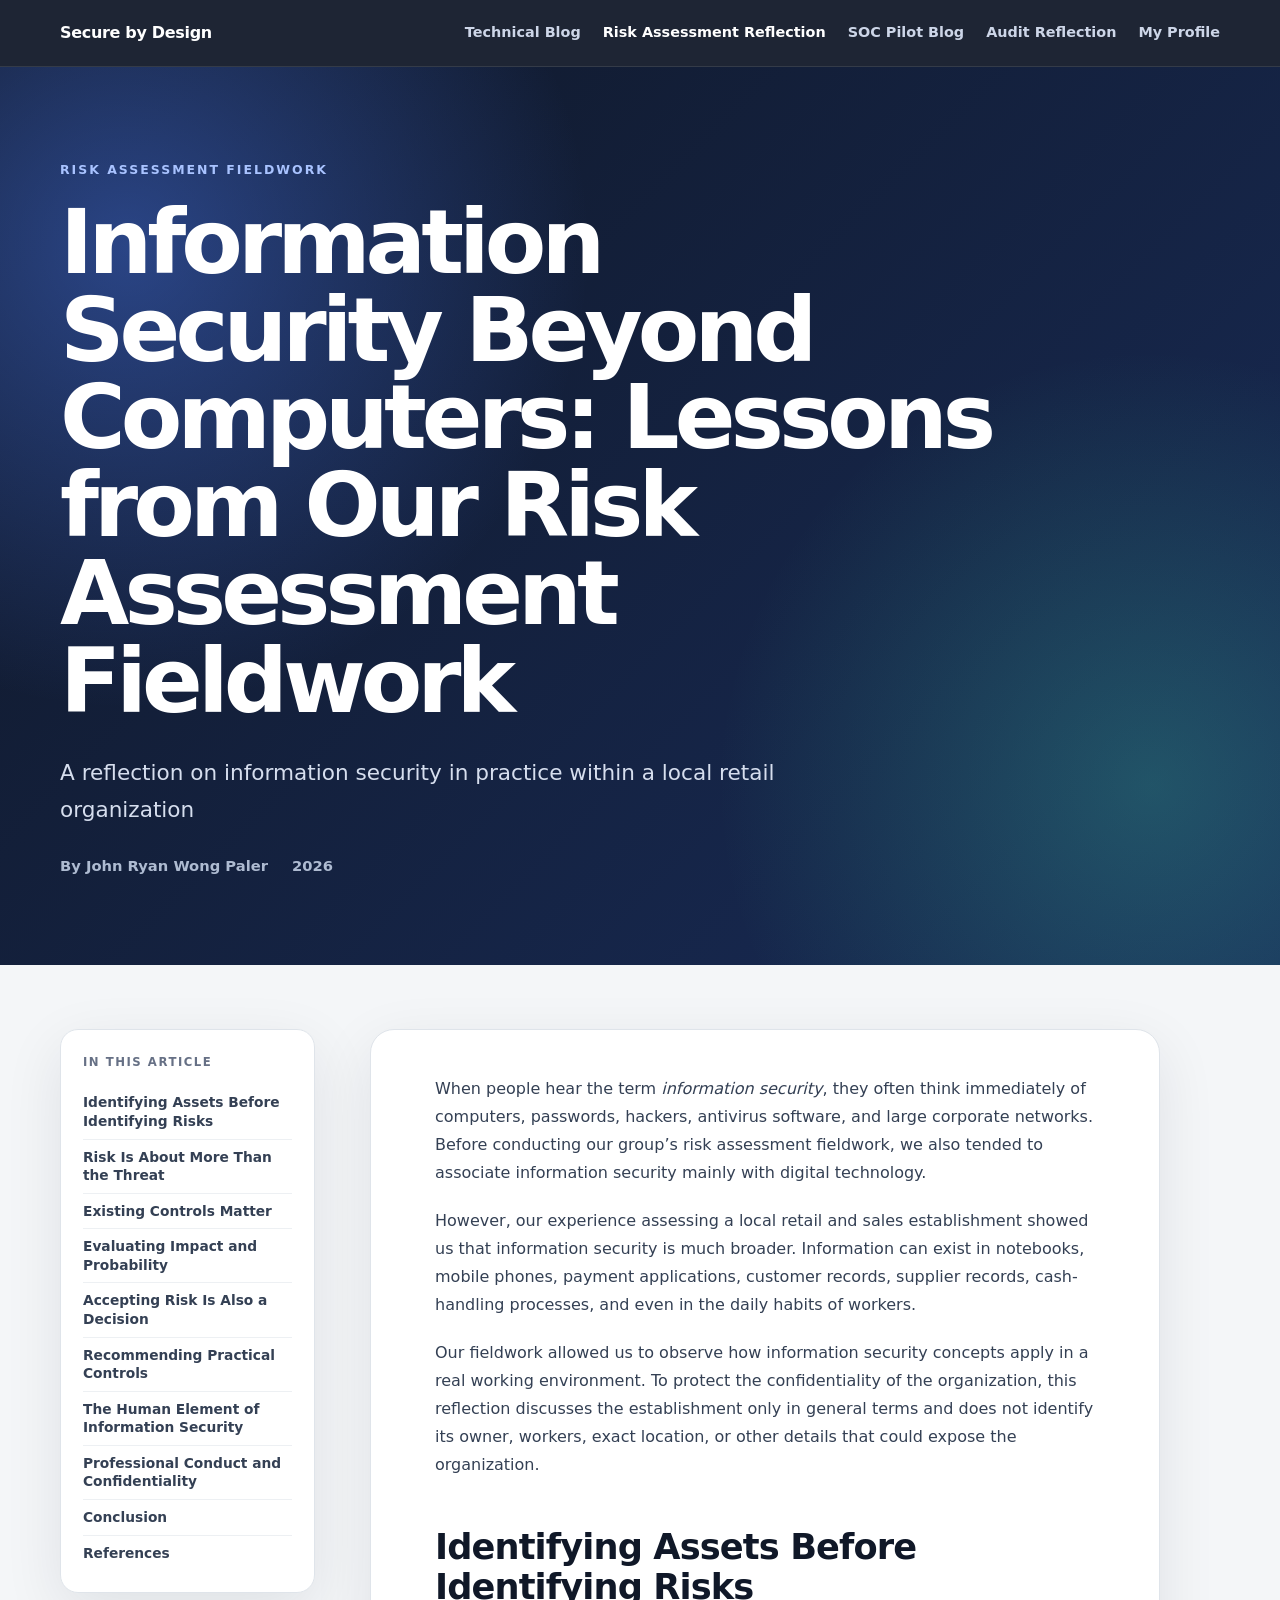
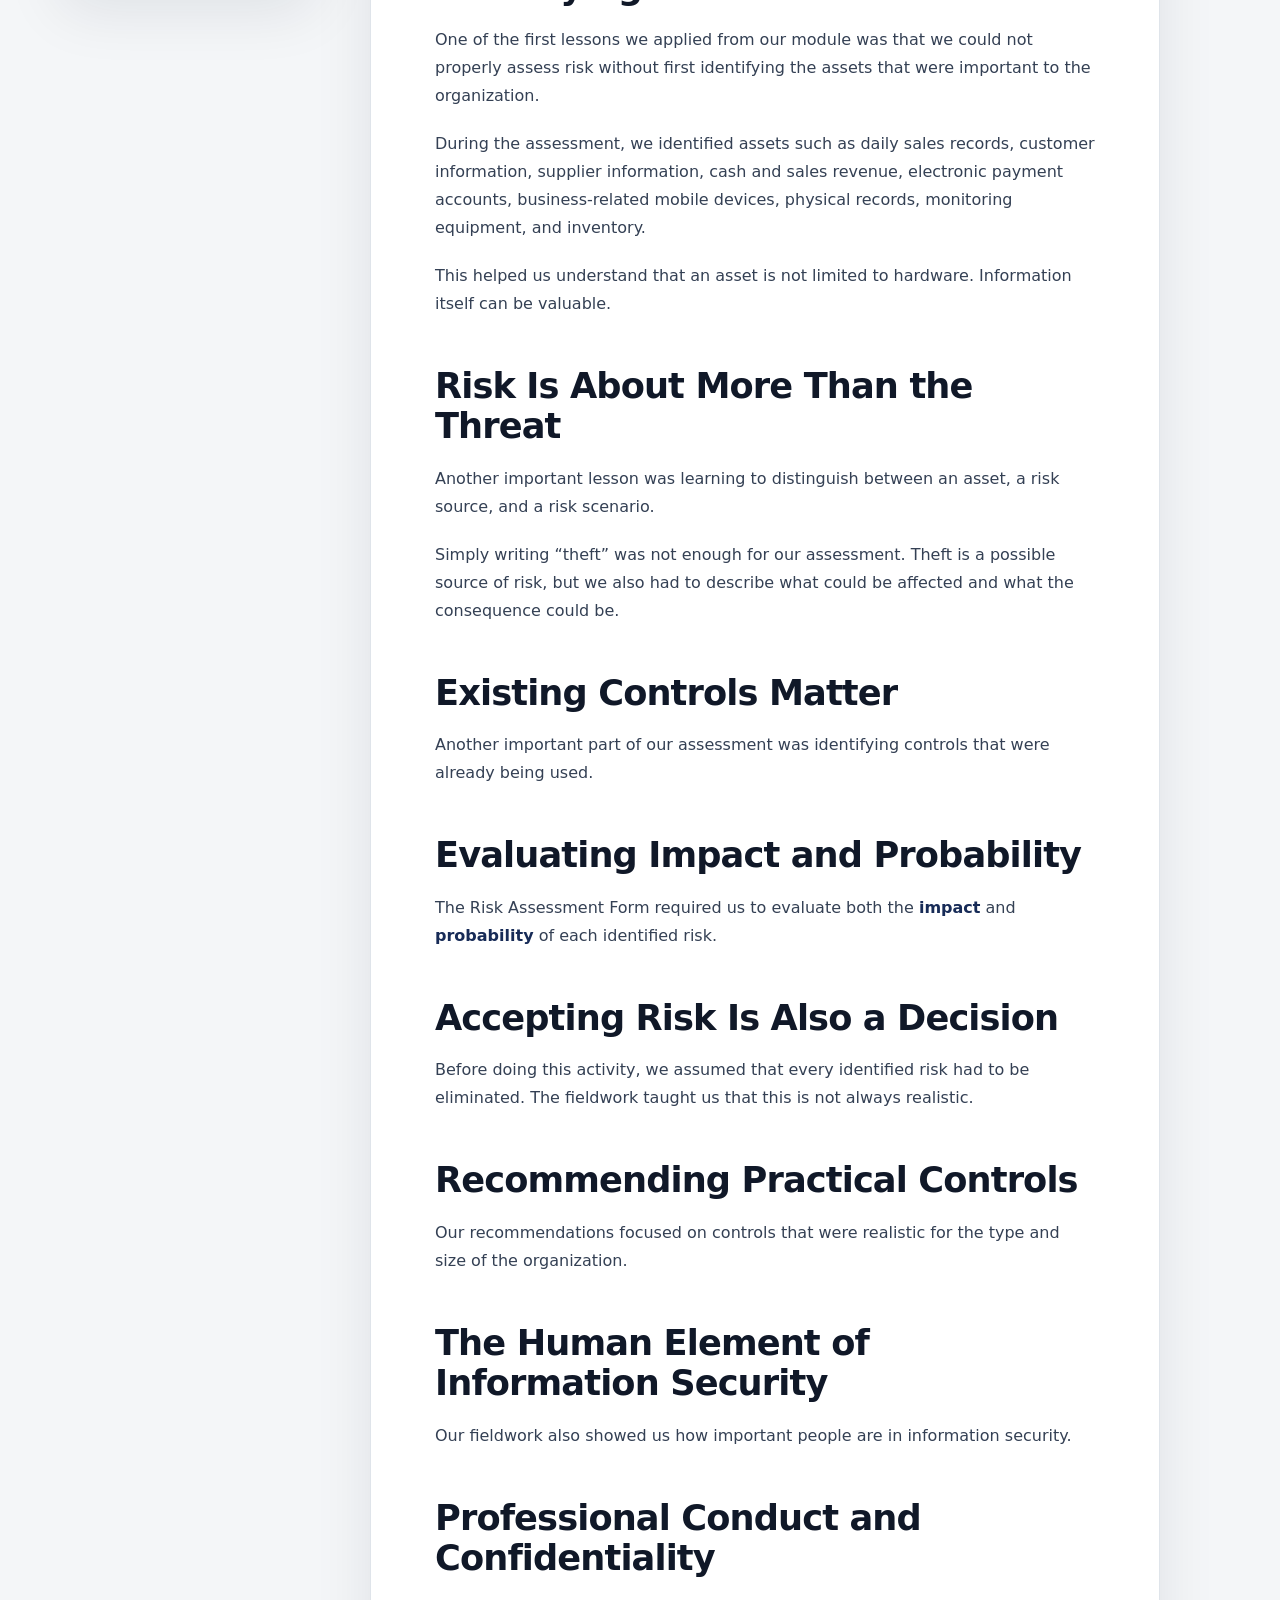
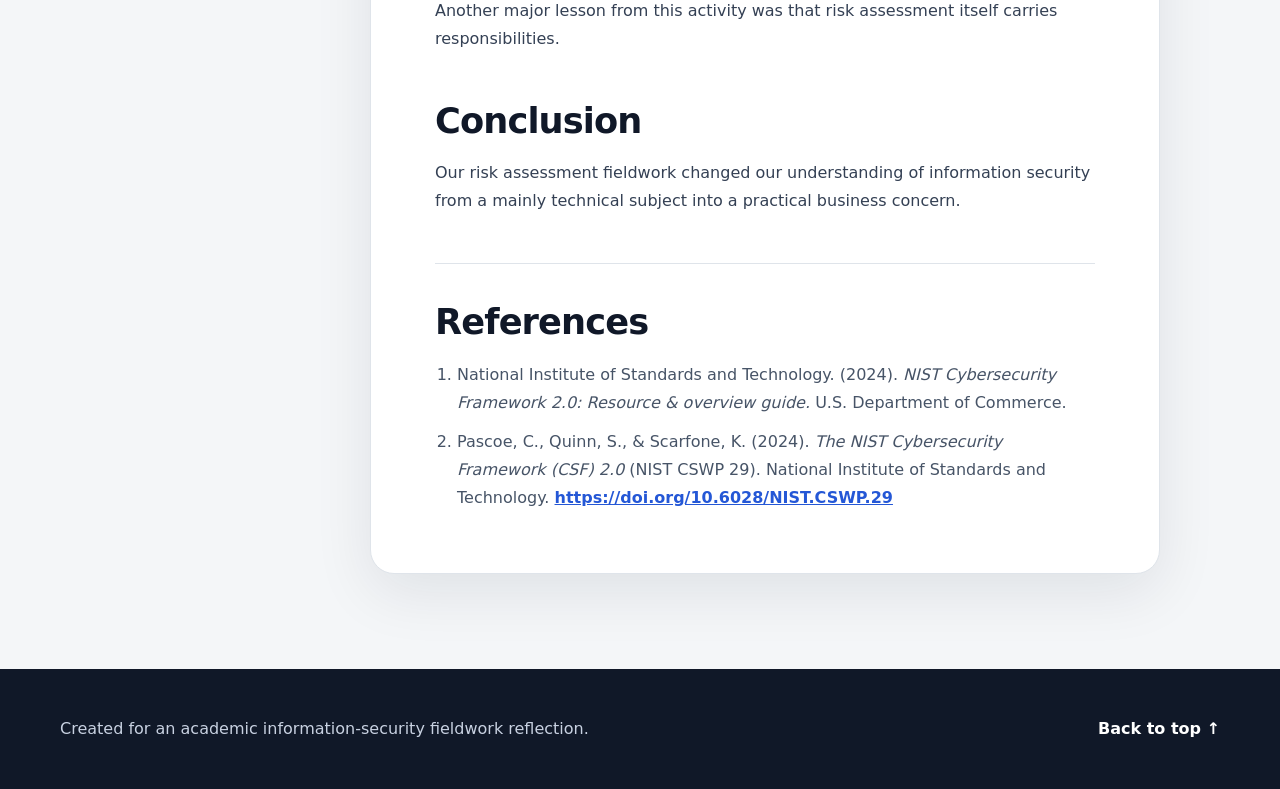
<file: risk-assessment.html>
<!DOCTYPE html>
<html lang="en">
<head>
  <meta charset="UTF-8">
  <meta name="viewport" content="width=device-width, initial-scale=1.0">
  <meta name="description" content="Reflection on information security lessons from a real-world risk assessment fieldwork.">
  <title>Risk Assessment Reflection | Secure by Design</title>
  <link rel="stylesheet" href="style.css">
</head>

<body>

  <header class="topbar">
    <div class="container topbar-inner">
      <a class="brand" href="index.html">Secure by Design</a>

      <nav class="main-nav" aria-label="Main navigation">
        <a href="index.html">Technical Blog</a>
        <a class="active" href="risk-assessment.html">Risk Assessment Reflection</a>
        <a href="soc-pilot.html">SOC Pilot Blog</a>
        <a href="audit-reflection.html">Audit Reflection</a>
        <a href="profile.html">My Profile</a>
      </nav>
    </div>
  </header>

  <main>

    <section class="hero">
      <div class="container hero-inner">
        <p class="kicker">RISK ASSESSMENT FIELDWORK</p>

        <h1>
          Information Security Beyond Computers:
          Lessons from Our Risk Assessment Fieldwork
        </h1>

        <p class="subtitle">
          A reflection on information security in practice within a local retail organization
        </p>

        <div class="byline">
          <span>By John Ryan Wong Paler</span>
          <span>2026</span>
        </div>
      </div>
    </section>

    <div class="container page-grid">

      <aside class="toc">
        <p class="toc-title">IN THIS ARTICLE</p>
        <a href="#assets">Identifying Assets Before Identifying Risks</a>
        <a href="#risk">Risk Is About More Than the Threat</a>
        <a href="#controls">Existing Controls Matter</a>
        <a href="#evaluation">Evaluating Impact and Probability</a>
        <a href="#accepting">Accepting Risk Is Also a Decision</a>
        <a href="#recommendations">Recommending Practical Controls</a>
        <a href="#human">The Human Element of Information Security</a>
        <a href="#confidentiality">Professional Conduct and Confidentiality</a>
        <a href="#conclusion">Conclusion</a>
        <a href="#references">References</a>
      </aside>

      <article class="article">

        <section class="article-section">
          <p>
            When people hear the term <em>information security</em>, they often think
            immediately of computers, passwords, hackers, antivirus software, and
            large corporate networks. Before conducting our group’s risk assessment
            fieldwork, we also tended to associate information security mainly with
            digital technology.
          </p>

          <p>
            However, our experience assessing a local retail and sales establishment
            showed us that information security is much broader. Information can exist
            in notebooks, mobile phones, payment applications, customer records,
            supplier records, cash-handling processes, and even in the daily habits
            of workers.
          </p>

          <p>
            Our fieldwork allowed us to observe how information security concepts apply
            in a real working environment. To protect the confidentiality of the organization,
            this reflection discusses the establishment only in general terms and does
            not identify its owner, workers, exact location, or other details that could
            expose the organization.
          </p>
        </section>

        <section class="article-section" id="assets">
          <h2>Identifying Assets Before Identifying Risks</h2>

          <p>
            One of the first lessons we applied from our module was that we could not
            properly assess risk without first identifying the assets that were important
            to the organization.
          </p>

          <p>
            During the assessment, we identified assets such as daily sales records,
            customer information, supplier information, cash and sales revenue,
            electronic payment accounts, business-related mobile devices, physical
            records, monitoring equipment, and inventory.
          </p>

          <p>
            This helped us understand that an asset is not limited to hardware.
            Information itself can be valuable.
          </p>
        </section>

        <section class="article-section" id="risk">
          <h2>Risk Is About More Than the Threat</h2>

          <p>
            Another important lesson was learning to distinguish between an asset,
            a risk source, and a risk scenario.
          </p>

          <p>
            Simply writing “theft” was not enough for our assessment. Theft is a
            possible source of risk, but we also had to describe what could be affected
            and what the consequence could be.
          </p>
        </section>

        <section class="article-section" id="controls">
          <h2>Existing Controls Matter</h2>

          <p>
            Another important part of our assessment was identifying controls that
            were already being used.
          </p>
        </section>

        <section class="article-section" id="evaluation">
          <h2>Evaluating Impact and Probability</h2>

          <p>
            The Risk Assessment Form required us to evaluate both the
            <strong>impact</strong> and <strong>probability</strong> of each identified risk.
          </p>
        </section>

        <section class="article-section" id="accepting">
          <h2>Accepting Risk Is Also a Decision</h2>

          <p>
            Before doing this activity, we assumed that every identified risk had to
            be eliminated. The fieldwork taught us that this is not always realistic.
          </p>
        </section>

        <section class="article-section" id="recommendations">
          <h2>Recommending Practical Controls</h2>

          <p>
            Our recommendations focused on controls that were realistic for the type
            and size of the organization.
          </p>
        </section>

        <section class="article-section" id="human">
          <h2>The Human Element of Information Security</h2>

          <p>
            Our fieldwork also showed us how important people are in information security.
          </p>
        </section>

        <section class="article-section" id="confidentiality">
          <h2>Professional Conduct and Confidentiality</h2>

          <p>
            Another major lesson from this activity was that risk assessment itself
            carries responsibilities.
          </p>
        </section>

        <section class="article-section" id="conclusion">
          <h2>Conclusion</h2>

          <p>
            Our risk assessment fieldwork changed our understanding of information
            security from a mainly technical subject into a practical business concern.
          </p>
        </section>

        <section class="references" id="references">
          <h2>References</h2>

          <ol>
            <li>
              National Institute of Standards and Technology. (2024).
              <em>NIST Cybersecurity Framework 2.0: Resource &amp; overview guide.</em>
              U.S. Department of Commerce.
            </li>

            <li>
              Pascoe, C., Quinn, S., &amp; Scarfone, K. (2024).
              <em>The NIST Cybersecurity Framework (CSF) 2.0</em>
              (NIST CSWP 29). National Institute of Standards and Technology.
              <a href="https://doi.org/10.6028/NIST.CSWP.29" target="_blank" rel="noopener">
                https://doi.org/10.6028/NIST.CSWP.29
              </a>
            </li>
          </ol>
        </section>

      </article>
    </div>

  </main>

  <footer>
    <div class="container footer-inner">
      <p>Created for an academic information-security fieldwork reflection.</p>
      <a href="#">Back to top ↑</a>
    </div>
  </footer>

</body>
</html>
</file>
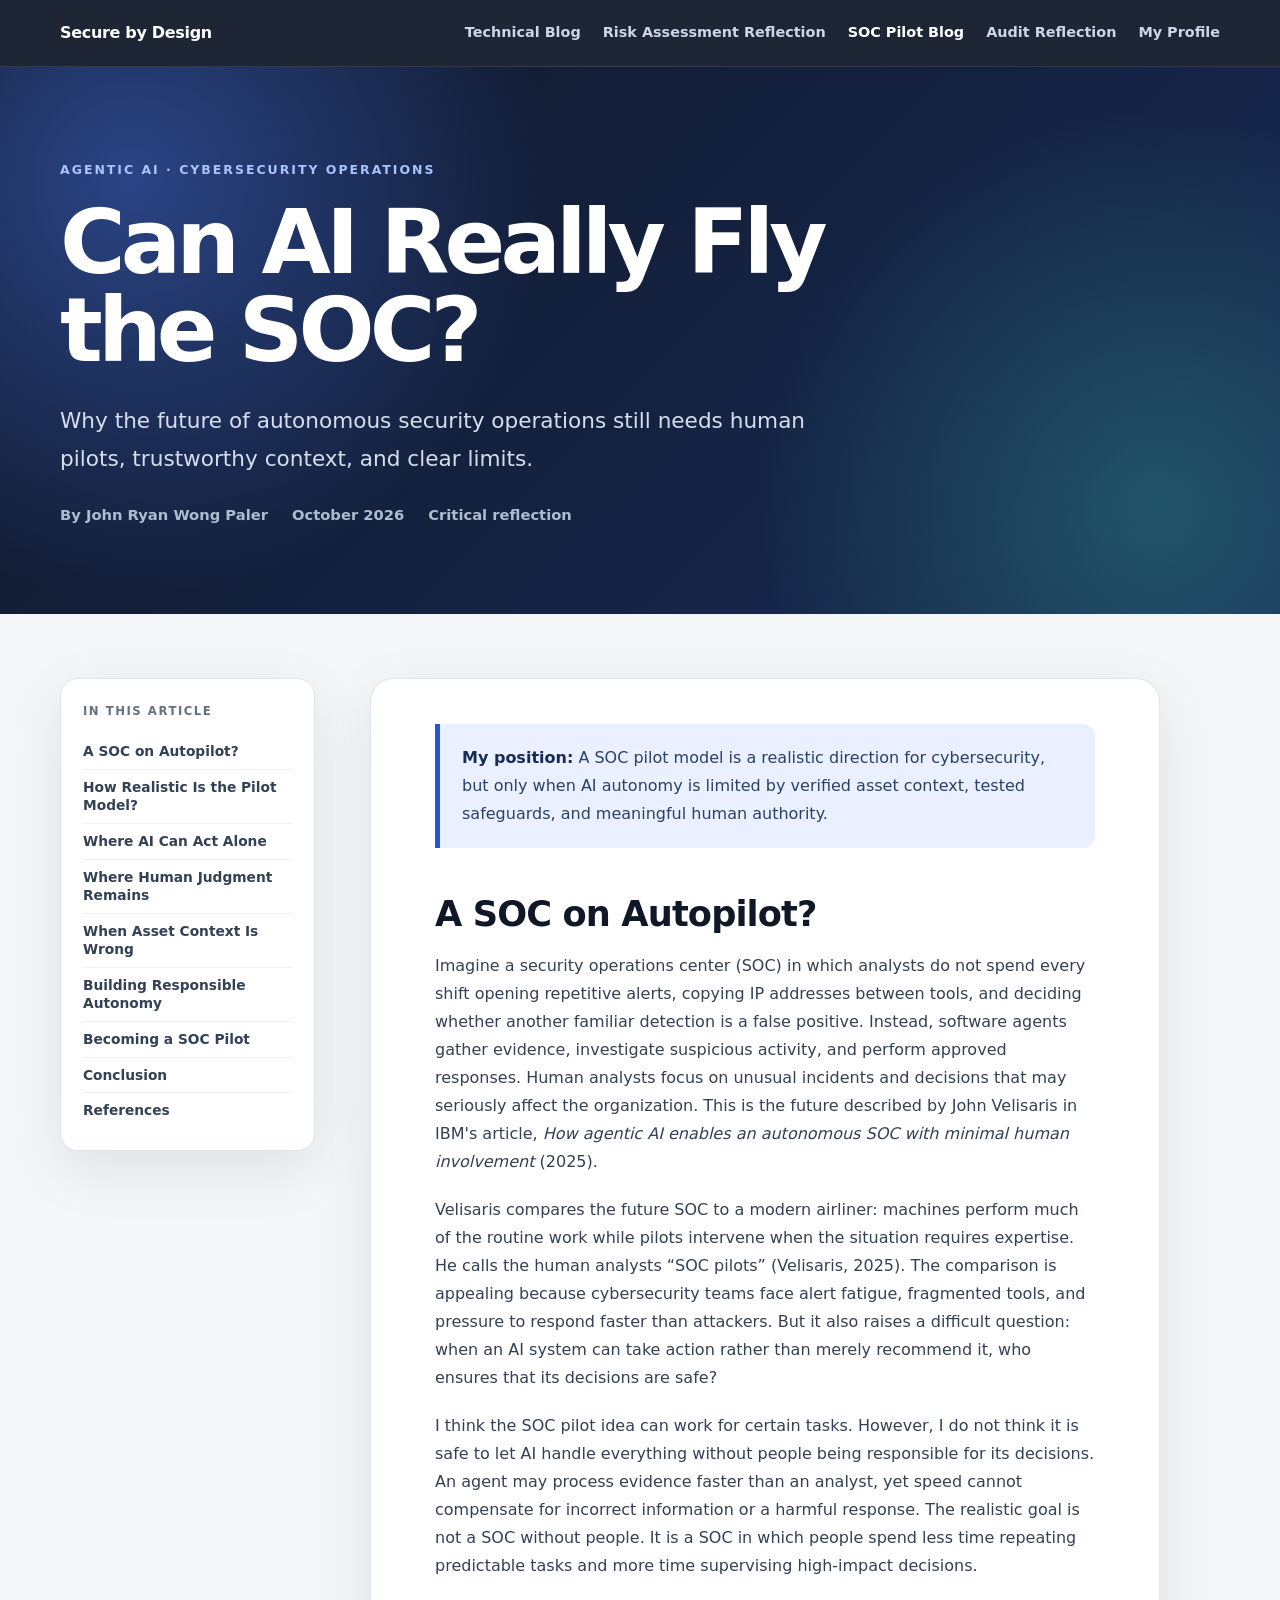
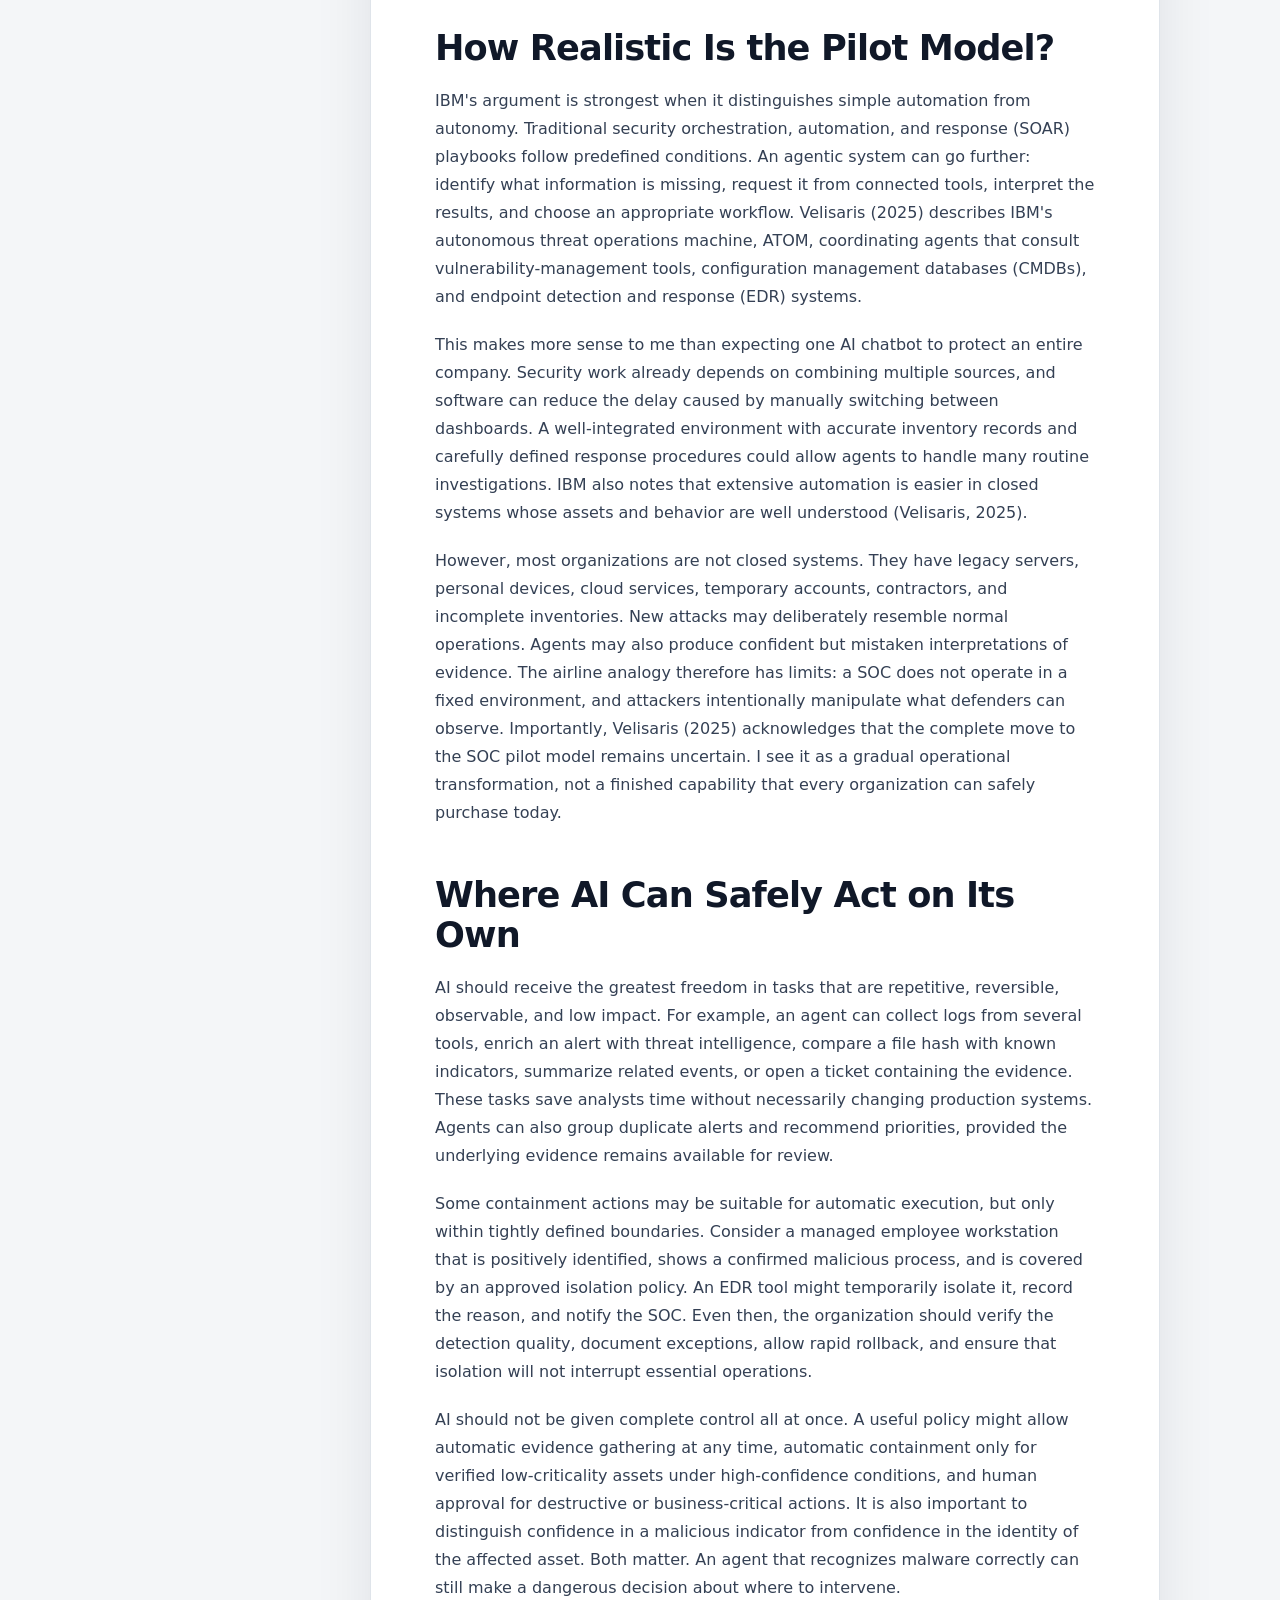
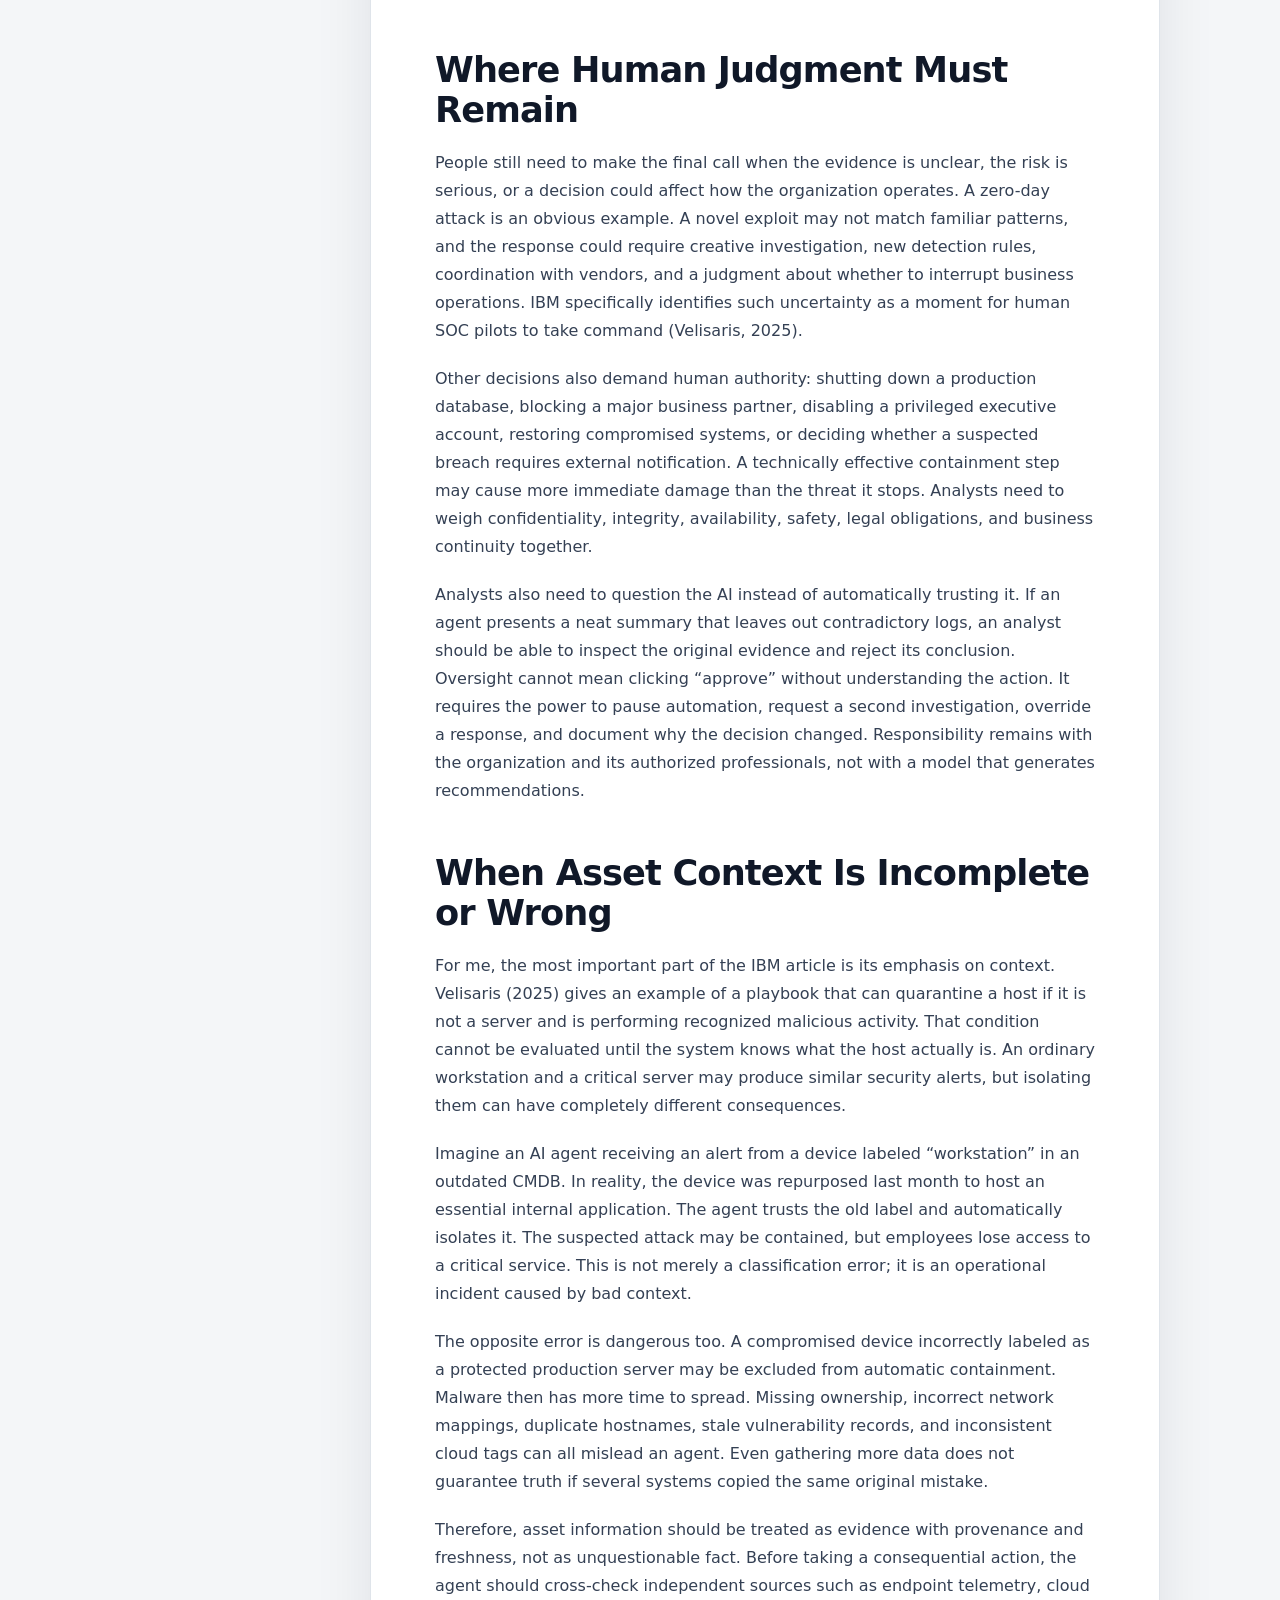
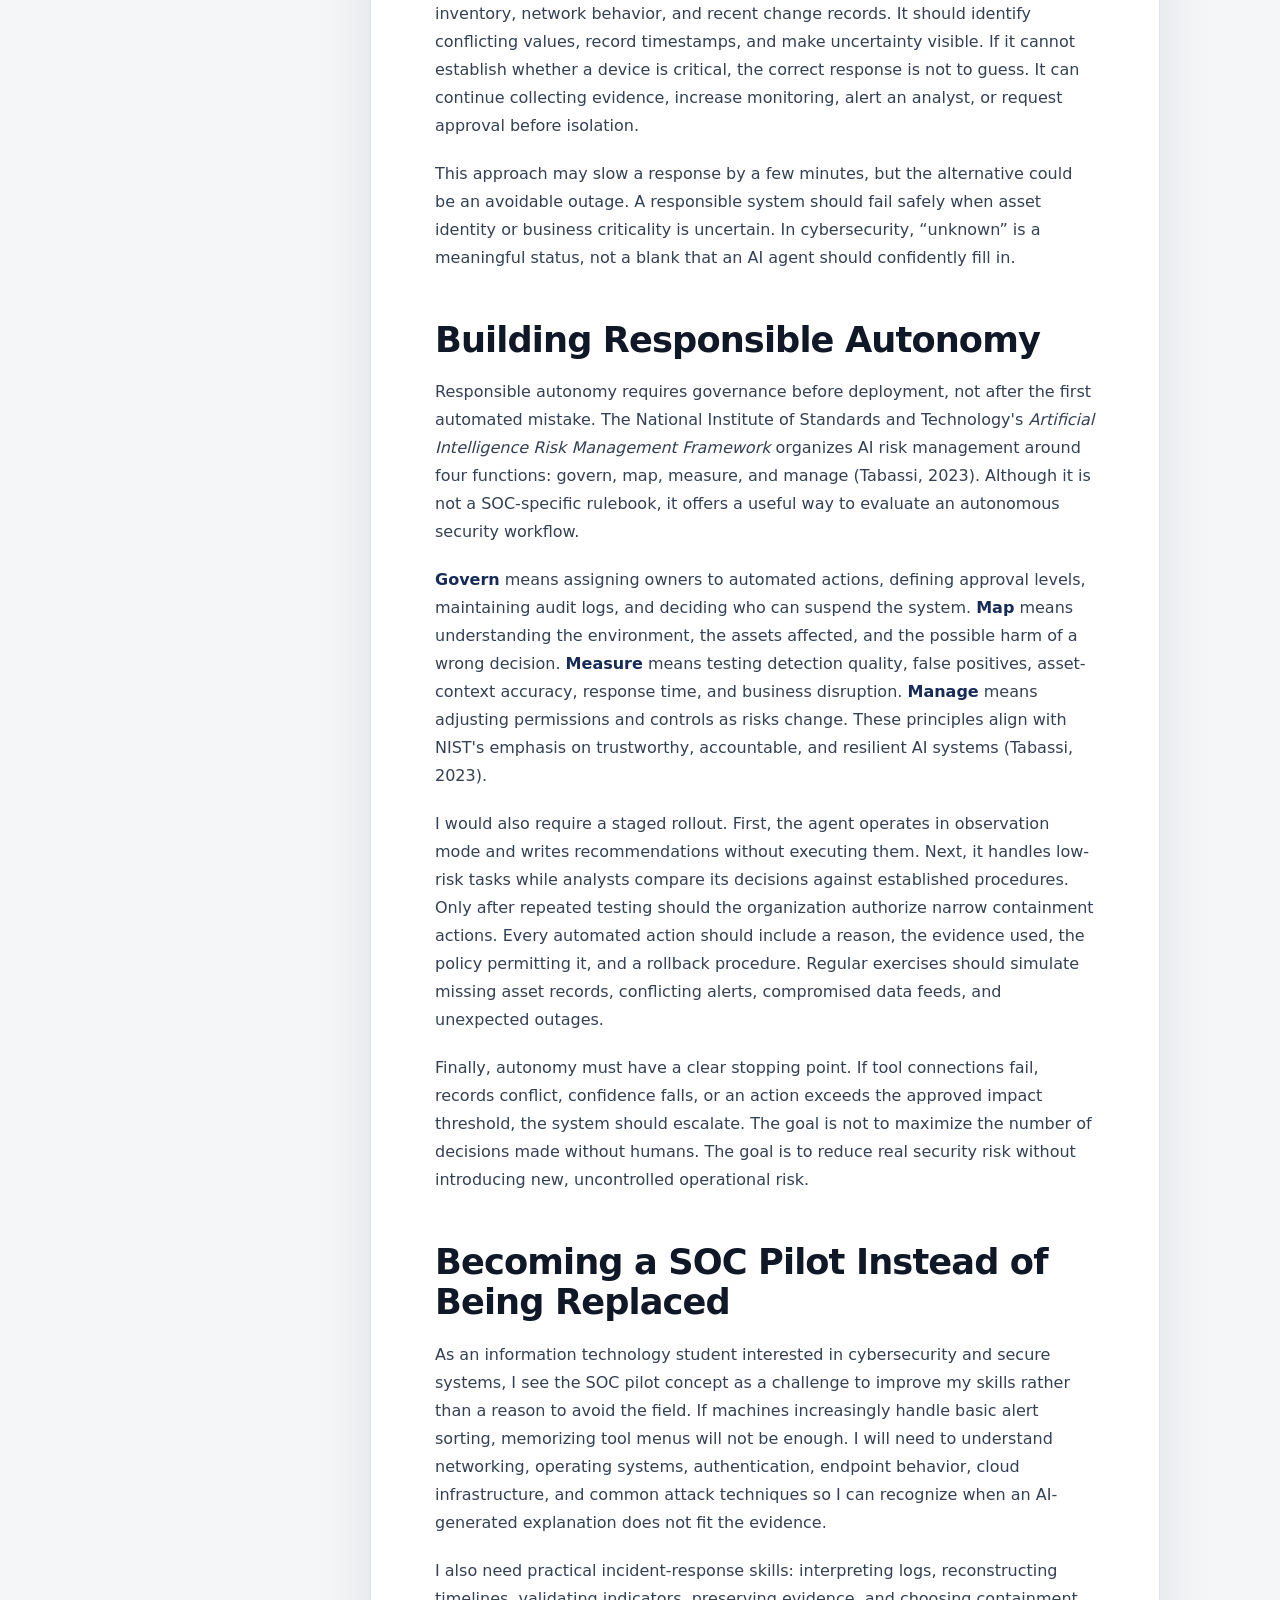
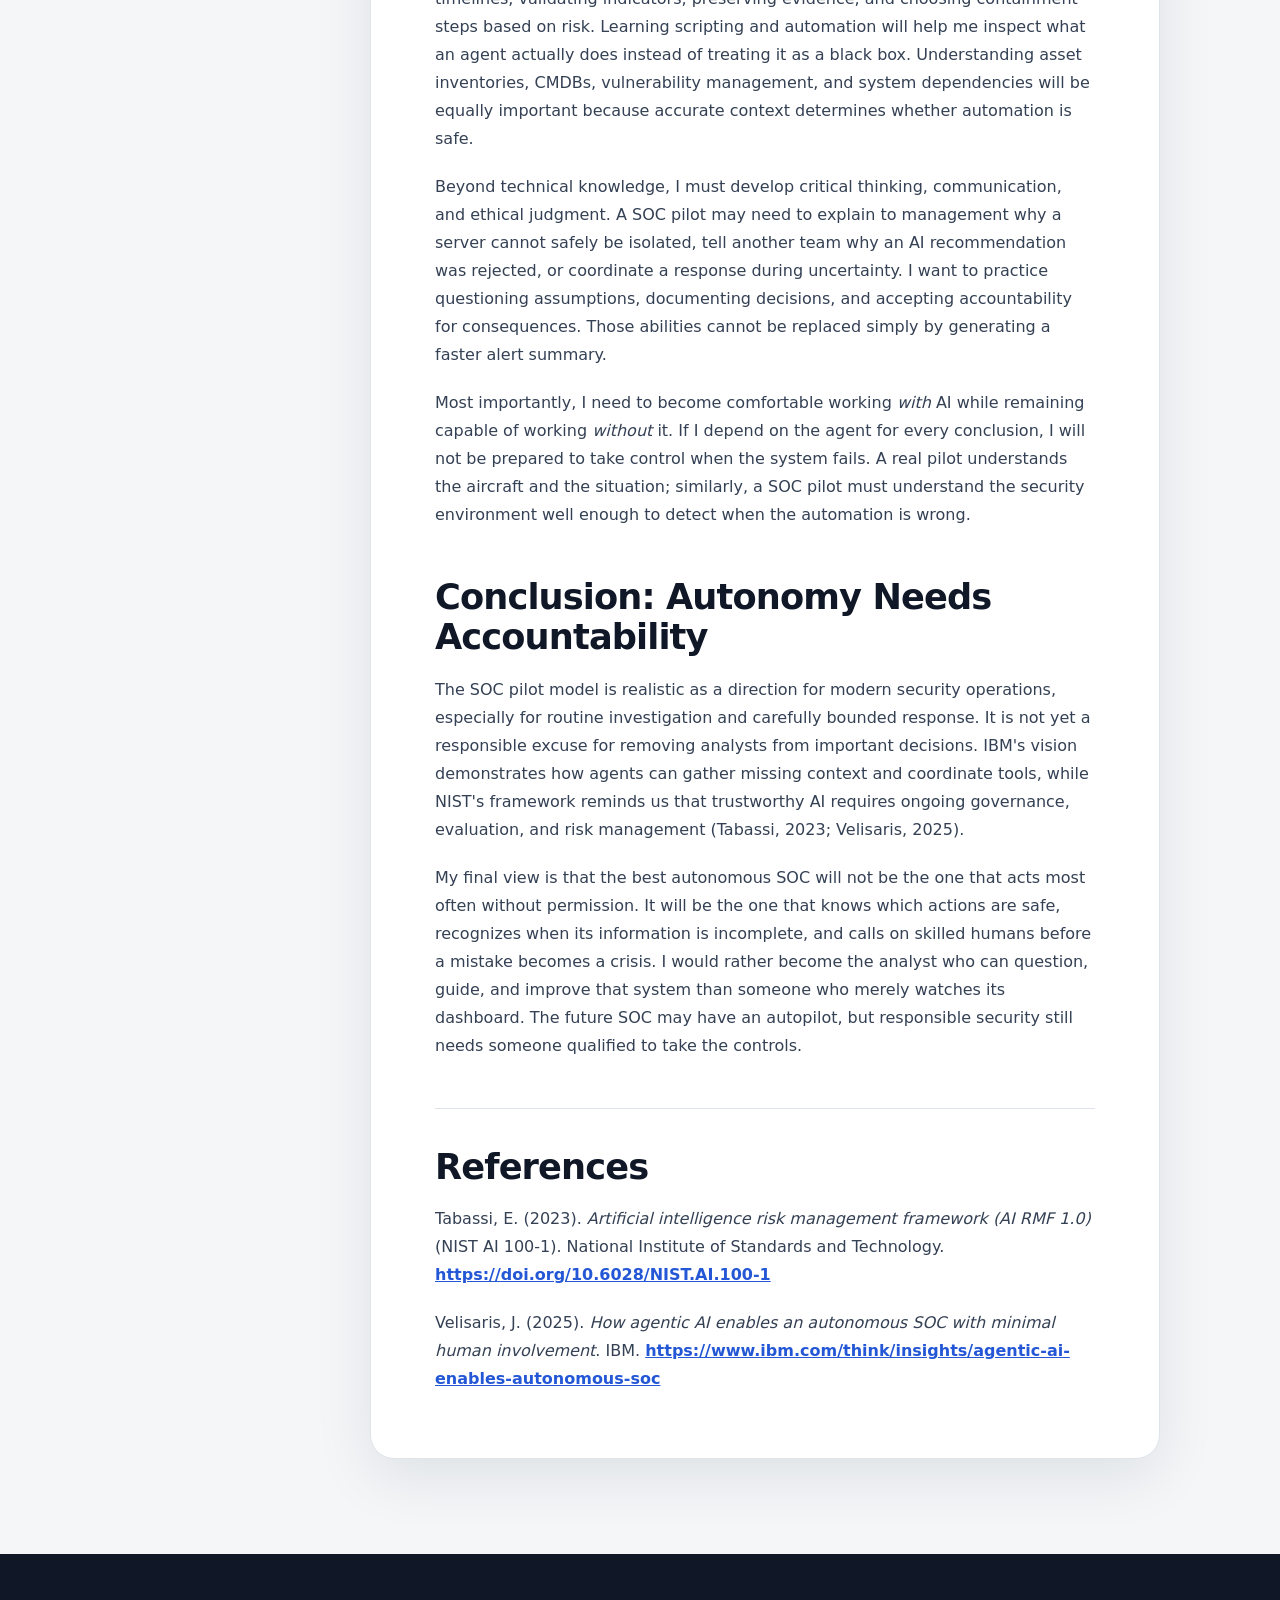
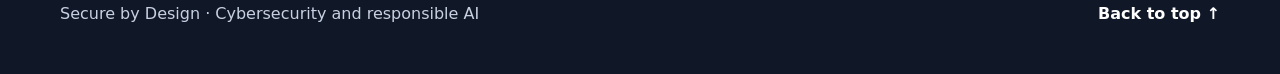
<file: soc-pilot.html>
<!DOCTYPE html>
<html lang="en">
<head>
<meta charset="UTF-8"><meta name="viewport" content="width=device-width, initial-scale=1.0">
<meta name="description" content="A critical reflection on agentic AI, autonomous security operations centers, and the responsibility of human SOC pilots.">
<title>Can AI Really Fly the SOC? | Secure by Design</title><link rel="stylesheet" href="style.css">
</head>
<body>
<header class="topbar"><div class="container topbar-inner"><a class="brand" href="index.html">Secure by Design</a><nav class="main-nav" aria-label="Main navigation">
        <a href="index.html">Technical Blog</a>
        <a href="risk-assessment.html">Risk Assessment Reflection</a>
        <a class="active" href="soc-pilot.html">SOC Pilot Blog</a>
        <a href="audit-reflection.html">Audit Reflection</a>
        <a href="profile.html">My Profile</a>
      </nav></div></header>
<main><section class="hero"><div class="container hero-inner"><p class="kicker">AGENTIC AI · CYBERSECURITY OPERATIONS</p><h1>Can AI Really Fly the SOC?</h1><p class="subtitle">Why the future of autonomous security operations still needs human pilots, trustworthy context, and clear limits.</p><div class="byline"><span>By John Ryan Wong Paler</span><span>October 2026</span><span>Critical reflection</span></div></div></section>
<div class="container page-grid"><aside class="toc"><p class="toc-title">IN THIS ARTICLE</p><a href="#introduction">A SOC on Autopilot?</a><a href="#realistic">How Realistic Is the Pilot Model?</a><a href="#safe">Where AI Can Act Alone</a><a href="#human">Where Human Judgment Remains</a><a href="#context">When Asset Context Is Wrong</a><a href="#governance">Building Responsible Autonomy</a><a href="#skills">Becoming a SOC Pilot</a><a href="#conclusion">Conclusion</a><a href="#references">References</a></aside>
<article class="article"><div class="intro-note"><strong>My position:</strong> A SOC pilot model is a realistic direction for cybersecurity, but only when AI autonomy is limited by verified asset context, tested safeguards, and meaningful human authority.</div>
<section class="article-section" id="introduction"><h2>A SOC on Autopilot?</h2>
<p>Imagine a security operations center (SOC) in which analysts do not spend every shift opening repetitive alerts, copying IP addresses between tools, and deciding whether another familiar detection is a false positive. Instead, software agents gather evidence, investigate suspicious activity, and perform approved responses. Human analysts focus on unusual incidents and decisions that may seriously affect the organization. This is the future described by John Velisaris in IBM's article, <em>How agentic AI enables an autonomous SOC with minimal human involvement</em> (2025).</p>
<p>Velisaris compares the future SOC to a modern airliner: machines perform much of the routine work while pilots intervene when the situation requires expertise. He calls the human analysts “SOC pilots” (Velisaris, 2025). The comparison is appealing because cybersecurity teams face alert fatigue, fragmented tools, and pressure to respond faster than attackers. But it also raises a difficult question: when an AI system can take action rather than merely recommend it, who ensures that its decisions are safe?</p>
<p>I think the SOC pilot idea can work for certain tasks. However, I do not think it is safe to let AI handle everything without people being responsible for its decisions. An agent may process evidence faster than an analyst, yet speed cannot compensate for incorrect information or a harmful response. The realistic goal is not a SOC without people. It is a SOC in which people spend less time repeating predictable tasks and more time supervising high-impact decisions.</p></section>
<section class="article-section" id="realistic"><h2>How Realistic Is the Pilot Model?</h2>
<p>IBM's argument is strongest when it distinguishes simple automation from autonomy. Traditional security orchestration, automation, and response (SOAR) playbooks follow predefined conditions. An agentic system can go further: identify what information is missing, request it from connected tools, interpret the results, and choose an appropriate workflow. Velisaris (2025) describes IBM's autonomous threat operations machine, ATOM, coordinating agents that consult vulnerability-management tools, configuration management databases (CMDBs), and endpoint detection and response (EDR) systems.</p>
<p>This makes more sense to me than expecting one AI chatbot to protect an entire company. Security work already depends on combining multiple sources, and software can reduce the delay caused by manually switching between dashboards. A well-integrated environment with accurate inventory records and carefully defined response procedures could allow agents to handle many routine investigations. IBM also notes that extensive automation is easier in closed systems whose assets and behavior are well understood (Velisaris, 2025).</p>
<p>However, most organizations are not closed systems. They have legacy servers, personal devices, cloud services, temporary accounts, contractors, and incomplete inventories. New attacks may deliberately resemble normal operations. Agents may also produce confident but mistaken interpretations of evidence. The airline analogy therefore has limits: a SOC does not operate in a fixed environment, and attackers intentionally manipulate what defenders can observe. Importantly, Velisaris (2025) acknowledges that the complete move to the SOC pilot model remains uncertain. I see it as a gradual operational transformation, not a finished capability that every organization can safely purchase today.</p></section>
<section class="article-section" id="safe"><h2>Where AI Can Safely Act on Its Own</h2>
<p>AI should receive the greatest freedom in tasks that are repetitive, reversible, observable, and low impact. For example, an agent can collect logs from several tools, enrich an alert with threat intelligence, compare a file hash with known indicators, summarize related events, or open a ticket containing the evidence. These tasks save analysts time without necessarily changing production systems. Agents can also group duplicate alerts and recommend priorities, provided the underlying evidence remains available for review.</p>
<p>Some containment actions may be suitable for automatic execution, but only within tightly defined boundaries. Consider a managed employee workstation that is positively identified, shows a confirmed malicious process, and is covered by an approved isolation policy. An EDR tool might temporarily isolate it, record the reason, and notify the SOC. Even then, the organization should verify the detection quality, document exceptions, allow rapid rollback, and ensure that isolation will not interrupt essential operations.</p>
<p>AI should not be given complete control all at once. A useful policy might allow automatic evidence gathering at any time, automatic containment only for verified low-criticality assets under high-confidence conditions, and human approval for destructive or business-critical actions. It is also important to distinguish confidence in a malicious indicator from confidence in the identity of the affected asset. Both matter. An agent that recognizes malware correctly can still make a dangerous decision about where to intervene.</p></section>
<section class="article-section" id="human"><h2>Where Human Judgment Must Remain</h2>
<p>People still need to make the final call when the evidence is unclear, the risk is serious, or a decision could affect how the organization operates. A zero-day attack is an obvious example. A novel exploit may not match familiar patterns, and the response could require creative investigation, new detection rules, coordination with vendors, and a judgment about whether to interrupt business operations. IBM specifically identifies such uncertainty as a moment for human SOC pilots to take command (Velisaris, 2025).</p>
<p>Other decisions also demand human authority: shutting down a production database, blocking a major business partner, disabling a privileged executive account, restoring compromised systems, or deciding whether a suspected breach requires external notification. A technically effective containment step may cause more immediate damage than the threat it stops. Analysts need to weigh confidentiality, integrity, availability, safety, legal obligations, and business continuity together.</p>
<p>Analysts also need to question the AI instead of automatically trusting it. If an agent presents a neat summary that leaves out contradictory logs, an analyst should be able to inspect the original evidence and reject its conclusion. Oversight cannot mean clicking “approve” without understanding the action. It requires the power to pause automation, request a second investigation, override a response, and document why the decision changed. Responsibility remains with the organization and its authorized professionals, not with a model that generates recommendations.</p></section>
<section class="article-section" id="context"><h2>When Asset Context Is Incomplete or Wrong</h2>
<p>For me, the most important part of the IBM article is its emphasis on context. Velisaris (2025) gives an example of a playbook that can quarantine a host if it is not a server and is performing recognized malicious activity. That condition cannot be evaluated until the system knows what the host actually is. An ordinary workstation and a critical server may produce similar security alerts, but isolating them can have completely different consequences.</p>
<p>Imagine an AI agent receiving an alert from a device labeled “workstation” in an outdated CMDB. In reality, the device was repurposed last month to host an essential internal application. The agent trusts the old label and automatically isolates it. The suspected attack may be contained, but employees lose access to a critical service. This is not merely a classification error; it is an operational incident caused by bad context.</p>
<p>The opposite error is dangerous too. A compromised device incorrectly labeled as a protected production server may be excluded from automatic containment. Malware then has more time to spread. Missing ownership, incorrect network mappings, duplicate hostnames, stale vulnerability records, and inconsistent cloud tags can all mislead an agent. Even gathering more data does not guarantee truth if several systems copied the same original mistake.</p>
<p>Therefore, asset information should be treated as evidence with provenance and freshness, not as unquestionable fact. Before taking a consequential action, the agent should cross-check independent sources such as endpoint telemetry, cloud inventory, network behavior, and recent change records. It should identify conflicting values, record timestamps, and make uncertainty visible. If it cannot establish whether a device is critical, the correct response is not to guess. It can continue collecting evidence, increase monitoring, alert an analyst, or request approval before isolation.</p>
<p>This approach may slow a response by a few minutes, but the alternative could be an avoidable outage. A responsible system should fail safely when asset identity or business criticality is uncertain. In cybersecurity, “unknown” is a meaningful status, not a blank that an AI agent should confidently fill in.</p></section>
<section class="article-section" id="governance"><h2>Building Responsible Autonomy</h2>
<p>Responsible autonomy requires governance before deployment, not after the first automated mistake. The National Institute of Standards and Technology's <em>Artificial Intelligence Risk Management Framework</em> organizes AI risk management around four functions: govern, map, measure, and manage (Tabassi, 2023). Although it is not a SOC-specific rulebook, it offers a useful way to evaluate an autonomous security workflow.</p>
<p><strong>Govern</strong> means assigning owners to automated actions, defining approval levels, maintaining audit logs, and deciding who can suspend the system. <strong>Map</strong> means understanding the environment, the assets affected, and the possible harm of a wrong decision. <strong>Measure</strong> means testing detection quality, false positives, asset-context accuracy, response time, and business disruption. <strong>Manage</strong> means adjusting permissions and controls as risks change. These principles align with NIST's emphasis on trustworthy, accountable, and resilient AI systems (Tabassi, 2023).</p>
<p>I would also require a staged rollout. First, the agent operates in observation mode and writes recommendations without executing them. Next, it handles low-risk tasks while analysts compare its decisions against established procedures. Only after repeated testing should the organization authorize narrow containment actions. Every automated action should include a reason, the evidence used, the policy permitting it, and a rollback procedure. Regular exercises should simulate missing asset records, conflicting alerts, compromised data feeds, and unexpected outages.</p>
<p>Finally, autonomy must have a clear stopping point. If tool connections fail, records conflict, confidence falls, or an action exceeds the approved impact threshold, the system should escalate. The goal is not to maximize the number of decisions made without humans. The goal is to reduce real security risk without introducing new, uncontrolled operational risk.</p></section>
<section class="article-section" id="skills"><h2>Becoming a SOC Pilot Instead of Being Replaced</h2>
<p>As an information technology student interested in cybersecurity and secure systems, I see the SOC pilot concept as a challenge to improve my skills rather than a reason to avoid the field. If machines increasingly handle basic alert sorting, memorizing tool menus will not be enough. I will need to understand networking, operating systems, authentication, endpoint behavior, cloud infrastructure, and common attack techniques so I can recognize when an AI-generated explanation does not fit the evidence.</p>
<p>I also need practical incident-response skills: interpreting logs, reconstructing timelines, validating indicators, preserving evidence, and choosing containment steps based on risk. Learning scripting and automation will help me inspect what an agent actually does instead of treating it as a black box. Understanding asset inventories, CMDBs, vulnerability management, and system dependencies will be equally important because accurate context determines whether automation is safe.</p>
<p>Beyond technical knowledge, I must develop critical thinking, communication, and ethical judgment. A SOC pilot may need to explain to management why a server cannot safely be isolated, tell another team why an AI recommendation was rejected, or coordinate a response during uncertainty. I want to practice questioning assumptions, documenting decisions, and accepting accountability for consequences. Those abilities cannot be replaced simply by generating a faster alert summary.</p>
<p>Most importantly, I need to become comfortable working <em>with</em> AI while remaining capable of working <em>without</em> it. If I depend on the agent for every conclusion, I will not be prepared to take control when the system fails. A real pilot understands the aircraft and the situation; similarly, a SOC pilot must understand the security environment well enough to detect when the automation is wrong.</p></section>
<section class="article-section" id="conclusion"><h2>Conclusion: Autonomy Needs Accountability</h2>
<p>The SOC pilot model is realistic as a direction for modern security operations, especially for routine investigation and carefully bounded response. It is not yet a responsible excuse for removing analysts from important decisions. IBM's vision demonstrates how agents can gather missing context and coordinate tools, while NIST's framework reminds us that trustworthy AI requires ongoing governance, evaluation, and risk management (Tabassi, 2023; Velisaris, 2025).</p>
<p>My final view is that the best autonomous SOC will not be the one that acts most often without permission. It will be the one that knows which actions are safe, recognizes when its information is incomplete, and calls on skilled humans before a mistake becomes a crisis. I would rather become the analyst who can question, guide, and improve that system than someone who merely watches its dashboard. The future SOC may have an autopilot, but responsible security still needs someone qualified to take the controls.</p></section>
<section class="references" id="references"><h2>References</h2><div class="apa-references"><p>Tabassi, E. (2023). <em>Artificial intelligence risk management framework (AI RMF 1.0)</em> (NIST AI 100-1). National Institute of Standards and Technology. <a href="https://doi.org/10.6028/NIST.AI.100-1" target="_blank" rel="noopener noreferrer">https://doi.org/10.6028/NIST.AI.100-1</a></p><p>Velisaris, J. (2025). <em>How agentic AI enables an autonomous SOC with minimal human involvement</em>. IBM. <a href="https://www.ibm.com/think/insights/agentic-ai-enables-autonomous-soc" target="_blank" rel="noopener noreferrer">https://www.ibm.com/think/insights/agentic-ai-enables-autonomous-soc</a></p></div></section>
</article></div></main><footer><div class="container footer-inner"><p>Secure by Design · Cybersecurity and responsible AI</p><a href="#">Back to top ↑</a></div></footer>
</body></html>
</file>
<file: style.css>
:root {
  --bg: #f4f6f8;
  --paper: #ffffff;
  --ink: #172033;
  --muted: #667085;
  --accent: #2457d6;
  --accent-dark: #173e9f;
  --soft: #eaf0ff;
  --border: #dfe4ea;
  --dark: #101828;
  --radius: 18px;
  --shadow: 0 18px 60px rgba(16, 24, 40, 0.09);
}

* {
  box-sizing: border-box;
}

html {
  scroll-behavior: smooth;
}

body {
  margin: 0;
  background: var(--bg);
  color: var(--ink);
  font-family: Inter, ui-sans-serif, system-ui, -apple-system, BlinkMacSystemFont, "Segoe UI", sans-serif;
  line-height: 1.75;
}

a {
  color: var(--accent);
}

.container {
  width: min(1160px, 91%);
  margin-inline: auto;
}

.topbar {
  position: sticky;
  top: 0;
  z-index: 20;
  border-bottom: 1px solid rgba(255,255,255,.1);
  background: rgba(16, 24, 40, .94);
  backdrop-filter: blur(12px);
}

.topbar-inner {
  min-height: 66px;
  display: flex;
  align-items: center;
  justify-content: space-between;
}

.brand {
  color: #fff;
  font-weight: 850;
  text-decoration: none;
  letter-spacing: -.02em;
}

.top-link {
  color: #cdd6e8;
  font-weight: 700;
  text-decoration: none;
}

.hero {
  color: #fff;
  background:
    radial-gradient(circle at 10% 20%, rgba(77, 127, 255, .42), transparent 34%),
    radial-gradient(circle at 90% 80%, rgba(65, 214, 174, .25), transparent 32%),
    linear-gradient(135deg, #101828, #182b57);
}

.hero-inner {
  padding: 92px 0 86px;
}

.kicker {
  margin: 0 0 18px;
  color: #a9c3ff;
  font-size: .78rem;
  font-weight: 850;
  letter-spacing: .16em;
}

h1 {
  max-width: 940px;
  margin: 0;
  font-size: clamp(2.6rem, 7vw, 5.8rem);
  line-height: .98;
  letter-spacing: -.055em;
}

.subtitle {
  max-width: 760px;
  margin: 28px 0 24px;
  color: #d6deee;
  font-size: clamp(1.05rem, 2vw, 1.35rem);
}

.byline {
  display: flex;
  flex-wrap: wrap;
  gap: 10px 24px;
  color: #aebbd1;
  font-size: .92rem;
  font-weight: 650;
}

.page-grid {
  display: grid;
  grid-template-columns: 255px minmax(0, 790px);
  gap: 55px;
  align-items: start;
  padding: 64px 0 95px;
}

.toc {
  position: sticky;
  top: 98px;
  padding: 22px;
  border: 1px solid var(--border);
  border-radius: var(--radius);
  background: var(--paper);
  box-shadow: var(--shadow);
}

.toc-title {
  margin: 0 0 13px;
  color: var(--muted);
  font-size: .73rem;
  font-weight: 900;
  letter-spacing: .13em;
}

.toc a {
  display: block;
  padding: 8px 0;
  border-bottom: 1px solid #edf0f3;
  color: #344054;
  font-size: .86rem;
  font-weight: 700;
  line-height: 1.35;
  text-decoration: none;
}

.toc a:last-child {
  border-bottom: 0;
}

.toc a:hover {
  color: var(--accent);
}

.article {
  padding: 45px clamp(24px, 5vw, 64px);
  border: 1px solid var(--border);
  border-radius: 24px;
  background: var(--paper);
  box-shadow: var(--shadow);
}

.intro-note {
  margin-bottom: 46px;
  padding: 20px 22px;
  border-left: 5px solid var(--accent);
  border-radius: 0 12px 12px 0;
  background: var(--soft);
  color: #294167;
}

.article-section {
  scroll-margin-top: 95px;
  margin-bottom: 48px;
}

.article h2 {
  margin: 0 0 18px;
  color: var(--dark);
  font-size: clamp(1.65rem, 3vw, 2.2rem);
  line-height: 1.15;
  letter-spacing: -.025em;
}

.article p {
  margin: 0 0 20px;
  color: #344054;
}

.article strong {
  color: #172b57;
}

.article code {
  padding: .12rem .35rem;
  border-radius: 6px;
  background: #eef1f5;
  color: #b42318;
  font-family: "SFMono-Regular", Consolas, monospace;
  font-size: .92em;
}

.references {
  scroll-margin-top: 95px;
  padding-top: 38px;
  border-top: 1px solid var(--border);
}

.references ol {
  padding-left: 22px;
}

.references li {
  margin-bottom: 11px;
  color: #475467;
}

.references a {
  font-weight: 720;
}

footer {
  background: var(--dark);
  color: #c8d1e1;
}

.footer-inner {
  min-height: 120px;
  display: flex;
  align-items: center;
  justify-content: space-between;
  gap: 20px;
}

.footer-inner a {
  color: #fff;
  font-weight: 750;
  text-decoration: none;
}

@media (max-width: 880px) {
  .page-grid {
    grid-template-columns: 1fr;
    gap: 25px;
  }

  .toc {
    position: static;
  }

  .hero-inner {
    padding: 70px 0;
  }
}

@media (max-width: 560px) {
  .article {
    padding: 30px 21px;
    border-radius: 16px;
  }

  .footer-inner {
    flex-direction: column;
    justify-content: center;
    text-align: center;
  }
}


/* ---------- Main navigation ---------- */
.main-nav {
  display: flex;
  align-items: center;
  gap: 22px;
}

.main-nav a {
  color: #cdd6e8;
  font-size: .9rem;
  font-weight: 750;
  text-decoration: none;
}

.main-nav a:hover,
.main-nav a.active {
  color: #ffffff;
}

/* ---------- Profile page ---------- */
.profile-hero {
  color: #ffffff;
  background:
    radial-gradient(circle at 15% 30%, rgba(77, 127, 255, .38), transparent 33%),
    radial-gradient(circle at 88% 75%, rgba(65, 214, 174, .23), transparent 31%),
    linear-gradient(135deg, #101828, #182b57);
}

.profile-hero-inner {
  min-height: 430px;
  display: grid;
  grid-template-columns: 180px 1fr;
  gap: 48px;
  align-items: center;
}

.profile-avatar {
  width: 180px;
  height: 180px;
  aspect-ratio: 1 / 1;
  flex-shrink: 0;
  overflow: hidden;
  padding: 0;
  border: 5px solid #55a9e8;
  border-radius: 50%;
}

.profile-avatar img {
  width: 100%;
  height: 100%;
  display: block;
  object-fit: cover;
  object-position: center;
  border-radius: 50%;
}

.profile-title {
  margin: 0;
  font-size: clamp(2.5rem, 6vw, 5rem);
  line-height: 1.02;
}

.profile-subtitle {
  max-width: 760px;
  margin: 24px 0 0;
  color: #d6deee;
  font-size: 1.12rem;
}

.profile-section {
  padding: 70px 0 95px;
}

.profile-grid {
  display: grid;
  grid-template-columns: repeat(3, 1fr);
  gap: 24px;
}

.profile-card {
  padding: 30px;
  border: 1px solid var(--border);
  border-radius: var(--radius);
  background: var(--paper);
  box-shadow: var(--shadow);
}

.profile-card h2,
.profile-about h2 {
  margin: 0 0 14px;
  color: var(--dark);
  font-size: 1.45rem;
  line-height: 1.2;
}

.profile-card p,
.profile-about p {
  color: #475467;
}

.card-label {
  margin: 0 0 12px !important;
  color: var(--accent) !important;
  font-size: .73rem;
  font-weight: 900;
  letter-spacing: .13em;
}

.profile-about {
  margin-top: 28px;
  display: grid;
  grid-template-columns: 1fr 1.4fr;
  gap: 45px;
  align-items: center;
  padding: 38px;
  border-radius: var(--radius);
  background: var(--soft);
}

.profile-action {
  margin-top: 36px;
  text-align: center;
}

.profile-button {
  display: inline-block;
  padding: 14px 22px;
  border-radius: 11px;
  background: var(--accent);
  color: #ffffff;
  font-weight: 800;
  text-decoration: none;
  box-shadow: 0 13px 28px rgba(36, 87, 214, .24);
}

.profile-button:hover {
  background: var(--accent-dark);
}

@media (max-width: 800px) {
  .profile-hero-inner {
    grid-template-columns: 1fr;
    gap: 28px;
    padding: 65px 0;
    text-align: center;
  }

  .profile-avatar {
    width: 145px;
    height: 145px;
    margin-inline: auto;
  }

  .profile-grid,
  .profile-about {
    grid-template-columns: 1fr;
  }

  .main-nav {
    gap: 12px;
  }

  .main-nav a {
    font-size: .78rem;
  }
}

@media (max-width: 520px) {
  .topbar-inner {
    min-height: 82px;
    flex-direction: column;
    justify-content: center;
    gap: 5px;
  }

  .main-nav {
    flex-wrap: wrap;
    justify-content: center;
  }
}
</file>
